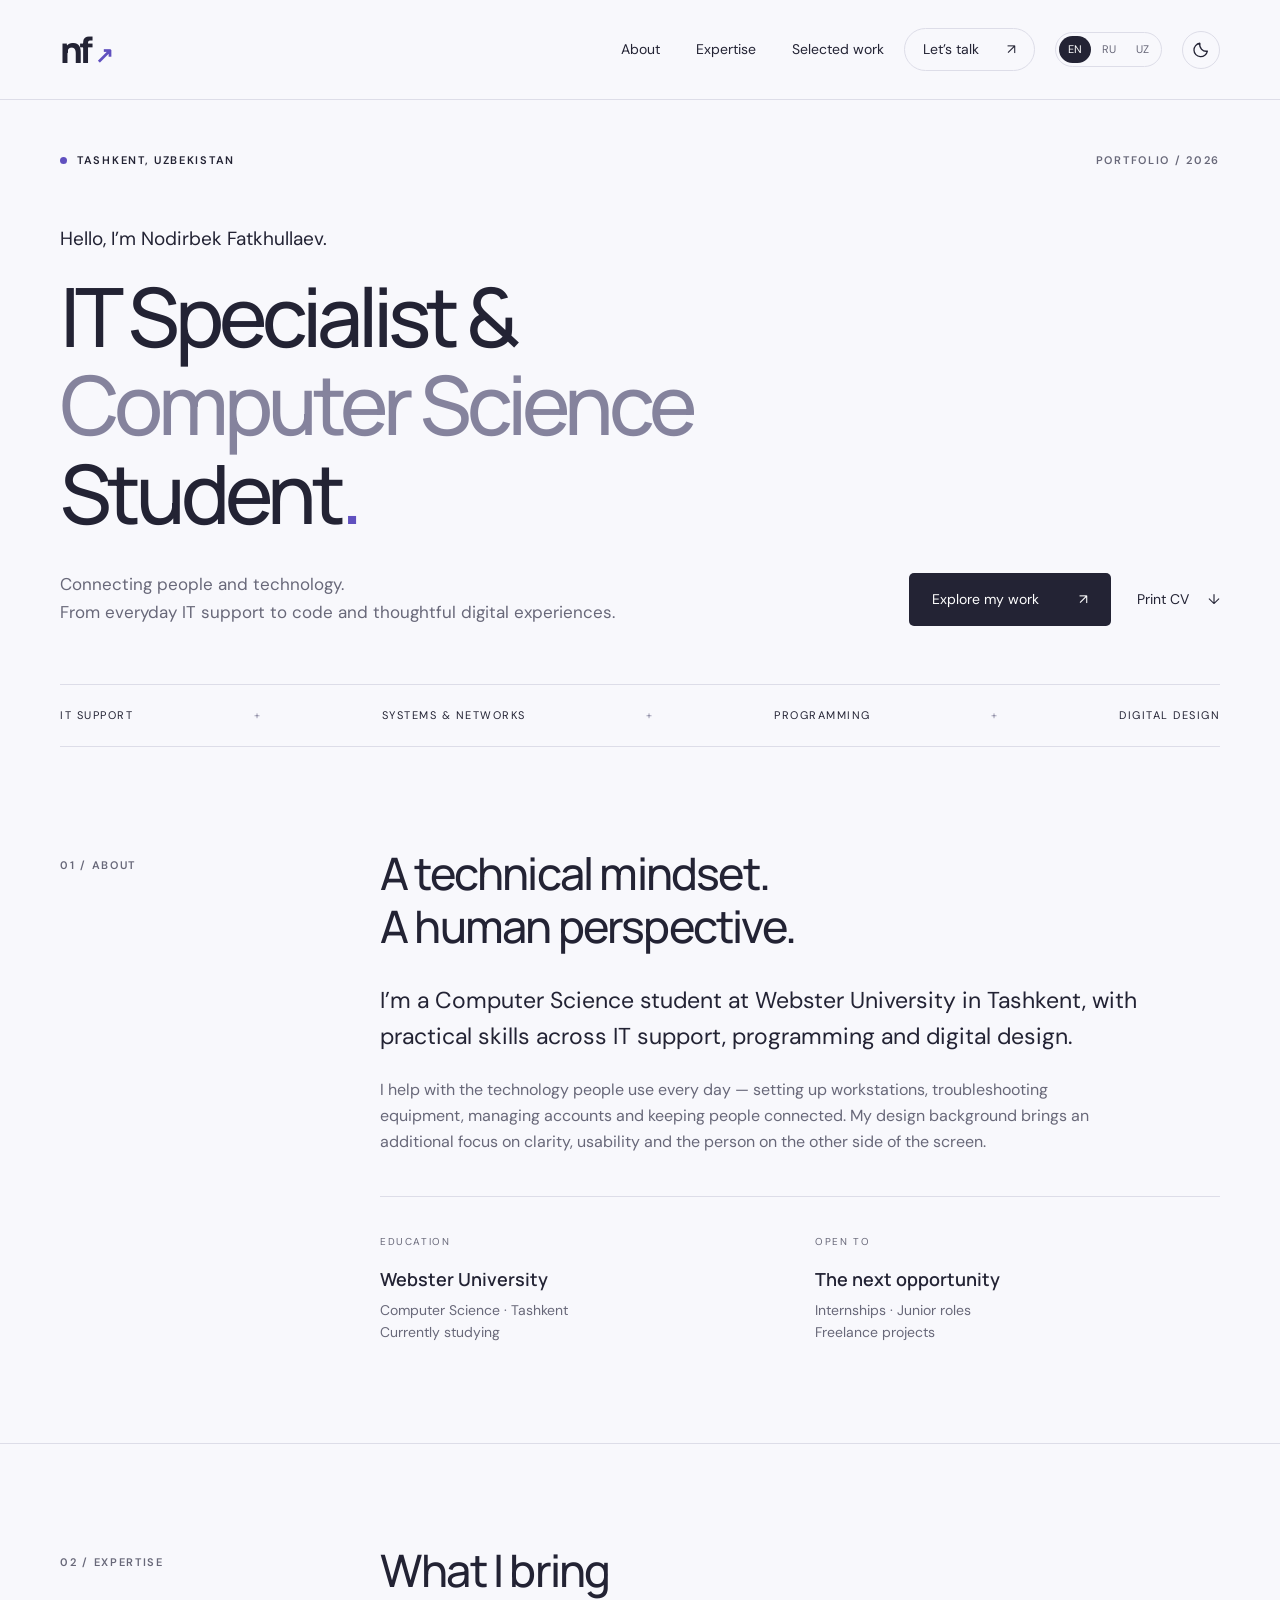
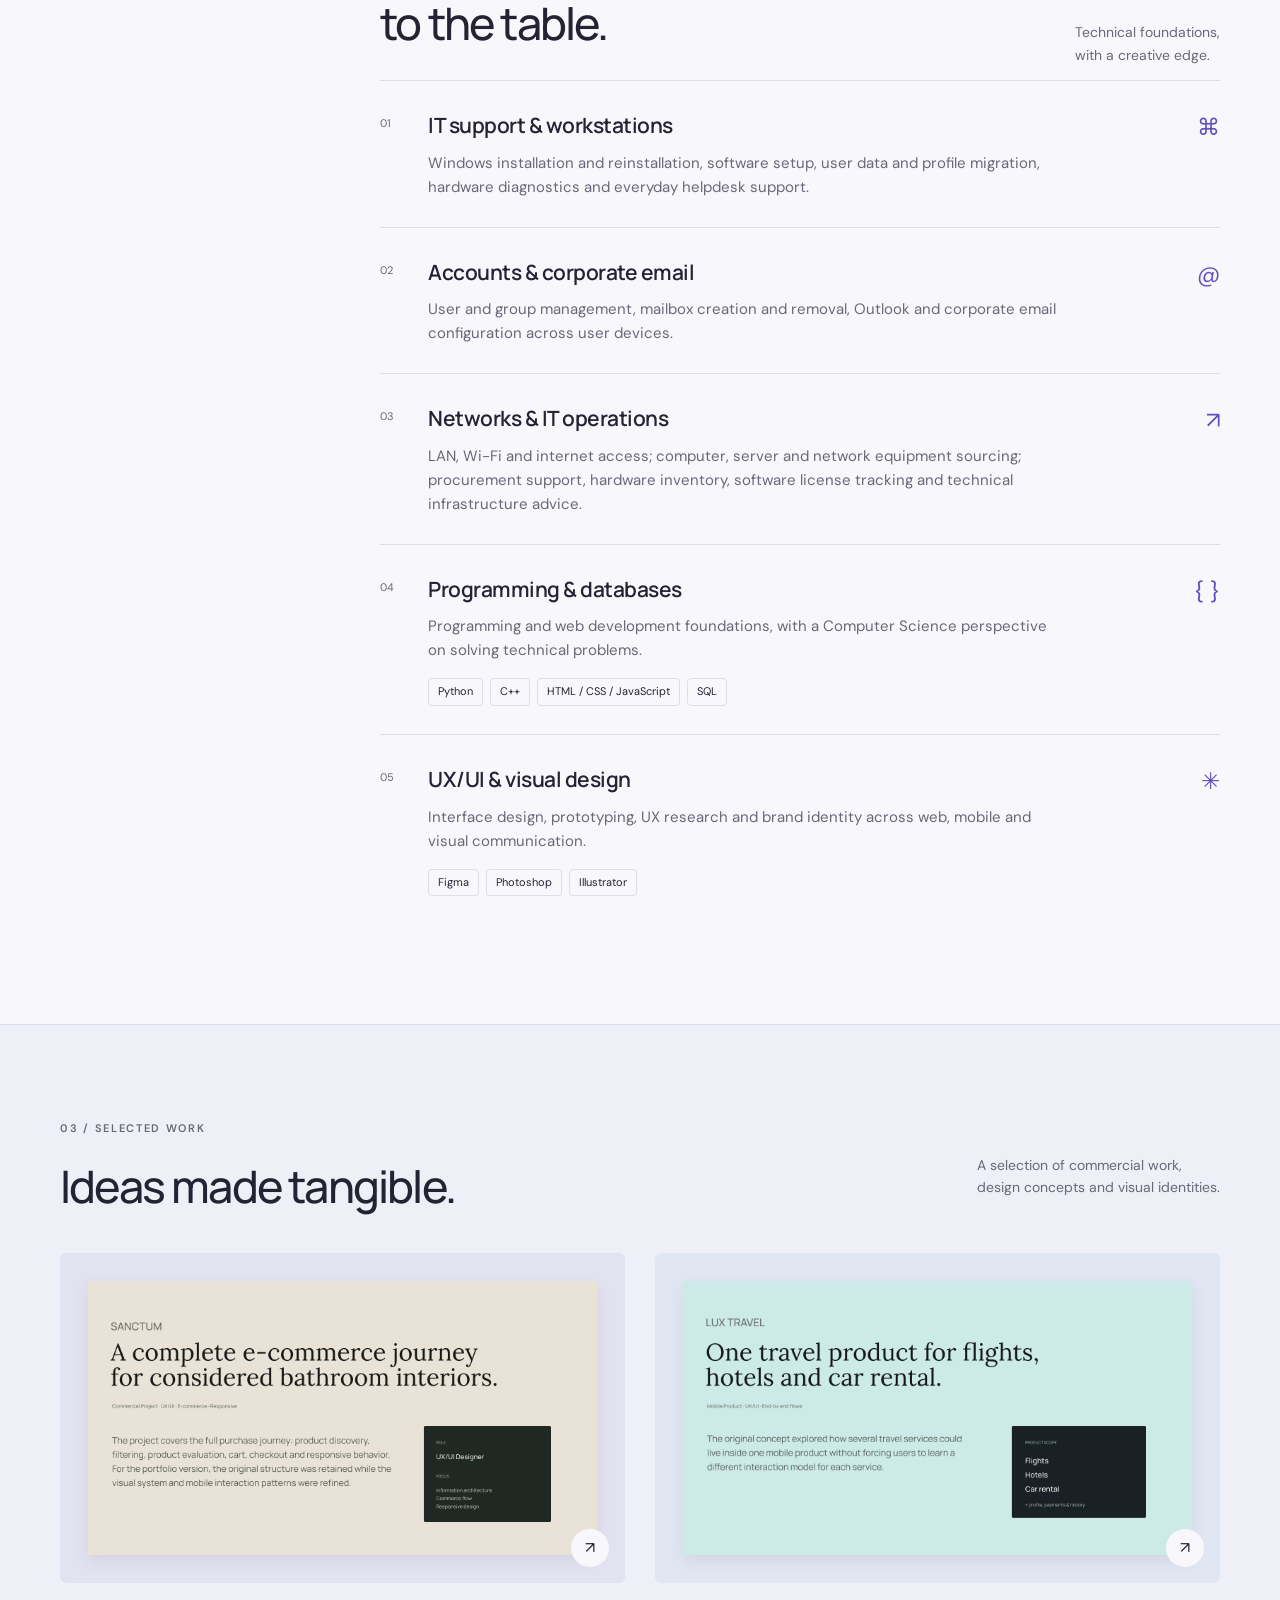
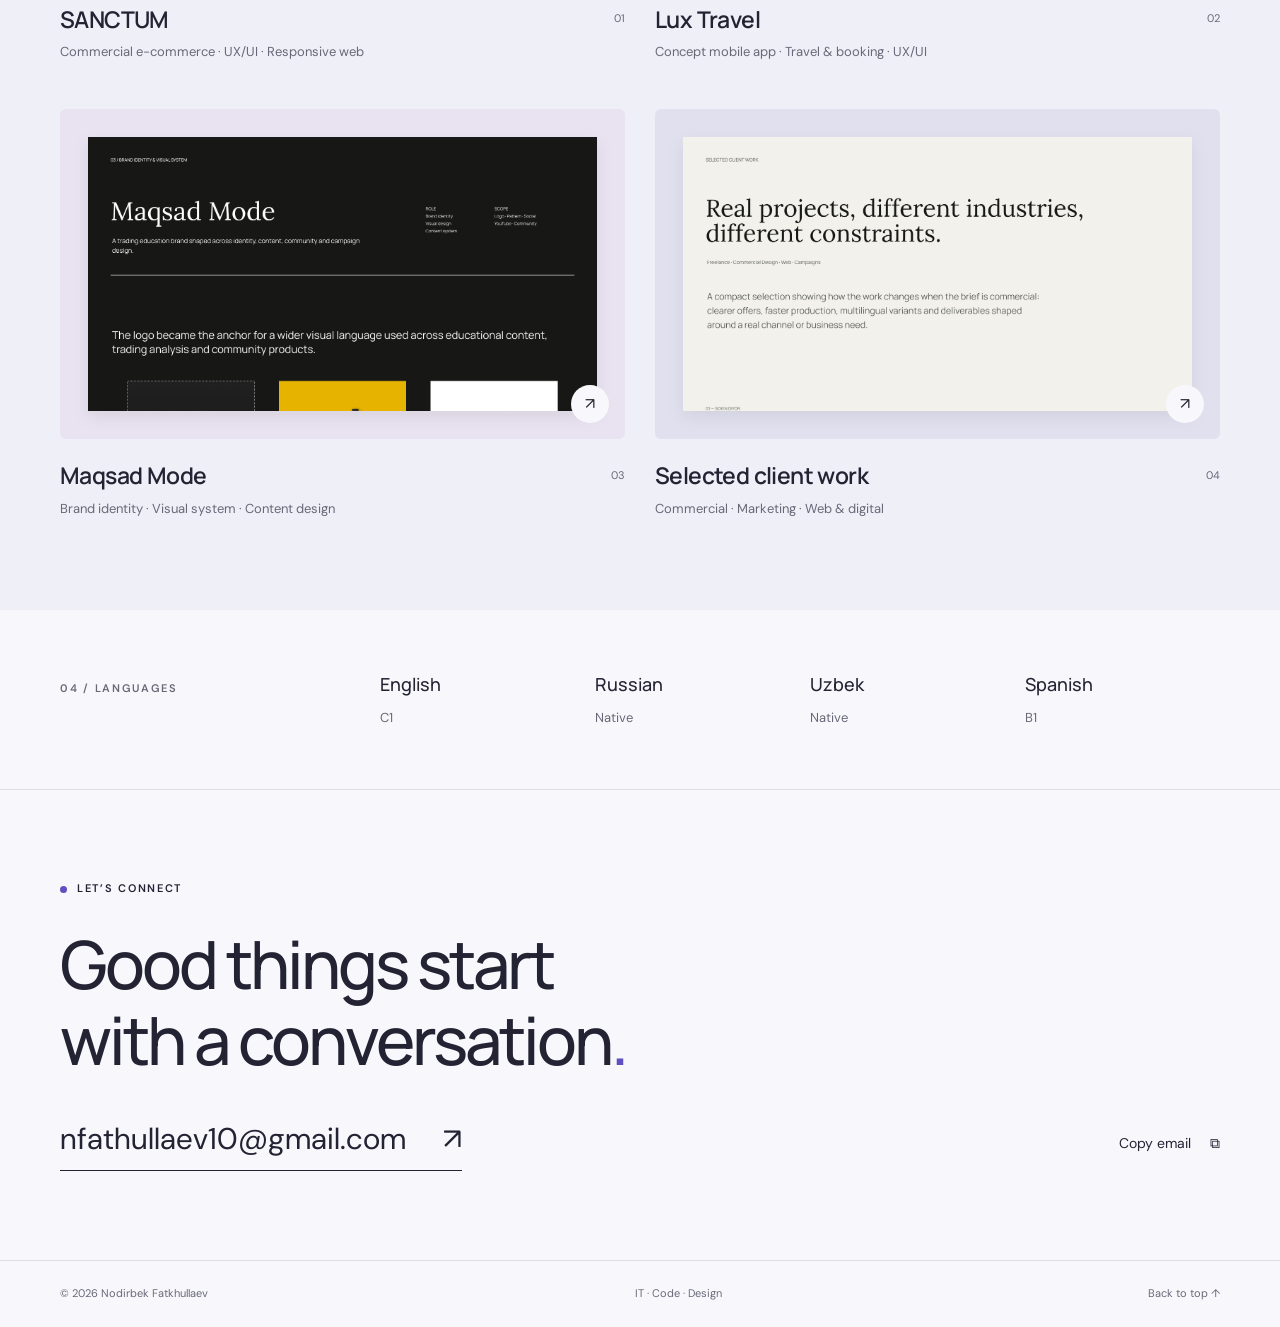
<file: index.html>
<!doctype html>
<html lang="en"><head><meta charset="utf-8"><meta name="viewport" content="width=device-width,initial-scale=1"><title>Nodirbek Fatkhullaev — IT Specialist & Computer Science Student</title><meta name="description" content="Nodirbek Fatkhullaev, IT Specialist and Computer Science student in Tashkent. IT support, systems, programming and digital design."><meta name="theme-color" content="#f7f8f4"><link rel="icon" href="favicon.svg" type="image/svg+xml"><link rel="stylesheet" href="style.css"><script src="i18n.js" defer></script></head>
<body><a class="skip" href="#main">Skip to content</a><header class="header"><a class="wordmark" href="#" aria-label="Nodirbek Fatkhullaev home">nf<span>↗</span></a><nav aria-label="Main navigation"><a href="#about">About</a><a href="#expertise">Expertise</a><a href="#work">Selected work</a></nav><a class="header-contact" href="#contact">Let’s talk <span>↗</span></a></header>
<main id="main"><section class="hero wrap"><div class="eyebrow"><span class="dot"></span> TASHKENT, UZBEKISTAN <span class="hero-index">PORTFOLIO / 2026</span></div><p class="intro">Hello, I’m Nodirbek Fatkhullaev.</p><h1>IT Specialist &<br><span>Computer Science</span><br>Student<span class="period">.</span></h1><div class="hero-bottom"><p>Connecting people and technology.<br>From everyday IT support to code and thoughtful digital experiences.</p><div class="actions"><a class="button" href="#work">Explore my work <span>↗</span></a><button class="text-button" id="print-cv">Print CV <span>↓</span></button></div></div><div class="hero-strip"><span>IT SUPPORT</span><i>+</i><span>SYSTEMS & NETWORKS</span><i>+</i><span>PROGRAMMING</span><i>+</i><span>DIGITAL DESIGN</span></div></section>
<section id="about" class="section wrap about"><div class="section-label">01 / ABOUT</div><div class="section-body"><h2>A technical mindset.<br>A human perspective.</h2><p class="large-copy">I’m a Computer Science student at Webster University in Tashkent, with practical skills across IT support, programming and digital design.</p><p class="muted about-copy">I help with the technology people use every day — setting up workstations, troubleshooting equipment, managing accounts and keeping people connected. My design background brings an additional focus on clarity, usability and the person on the other side of the screen.</p><div class="about-facts"><div><small>EDUCATION</small><h3>Webster University</h3><p>Computer Science · Tashkent<br>Currently studying</p></div><div><small>OPEN TO</small><h3>The next opportunity</h3><p>Internships · Junior roles<br>Freelance projects</p></div></div></div></section>
<section id="expertise" class="section wrap"><div class="section-label">02 / EXPERTISE</div><div class="section-body"><div class="section-heading"><h2>What I bring<br>to the table.</h2><p>Technical foundations,<br>with a creative edge.</p></div><div class="expertise-list">
<article><span class="skill-number">01</span><div><h3>IT support & workstations</h3><p>Windows installation and reinstallation, software setup, user data and profile migration, hardware diagnostics and everyday helpdesk support.</p></div><span class="skill-symbol" aria-hidden="true">⌘</span></article>
<article><span class="skill-number">02</span><div><h3>Accounts & corporate email</h3><p>User and group management, mailbox creation and removal, Outlook and corporate email configuration across user devices.</p></div><span class="skill-symbol" aria-hidden="true">@</span></article>
<article><span class="skill-number">03</span><div><h3>Networks & IT operations</h3><p>LAN, Wi-Fi and internet access; computer, server and network equipment sourcing; procurement support, hardware inventory, software license tracking and technical infrastructure advice.</p></div><span class="skill-symbol" aria-hidden="true">↗</span></article>
<article><span class="skill-number">04</span><div><h3>Programming & databases</h3><p>Programming and web development foundations, with a Computer Science perspective on solving technical problems.</p><div class="tags"><span>Python</span><span>C++</span><span>HTML / CSS / JavaScript</span><span>SQL</span></div></div><span class="skill-symbol" aria-hidden="true">{ }</span></article>
<article><span class="skill-number">05</span><div><h3>UX/UI & visual design</h3><p>Interface design, prototyping, UX research and brand identity across web, mobile and visual communication.</p><div class="tags"><span>Figma</span><span>Photoshop</span><span>Illustrator</span></div></div><span class="skill-symbol" aria-hidden="true">✳</span></article></div></div></section>
<section id="work" class="work-section"><div class="wrap"><div class="work-heading"><div><div class="section-label">03 / SELECTED WORK</div><h2>Ideas made tangible.</h2></div><p>A selection of commercial work,<br>design concepts and visual identities.</p></div><div class="projects">
<a class="project" href="sanctum.html"><div class="project-image sanctum"><img src="assets/sanctum.png" alt="SANCTUM bathroom ecommerce case study" loading="lazy"><span class="project-arrow">↗</span></div><div class="project-meta"><h3>SANCTUM</h3><span>01</span></div><p>Commercial e-commerce · UX/UI · Responsive web</p></a>
<a class="project" href="lux-travel.html"><div class="project-image lux"><img src="assets/lux.png" alt="Lux Travel mobile application concept case study" loading="lazy"><span class="project-arrow">↗</span></div><div class="project-meta"><h3>Lux Travel</h3><span>02</span></div><p>Concept mobile app · Travel & booking · UX/UI</p></a>
<a class="project" href="maqsad-mode.html"><div class="project-image maqsad"><img src="assets/maqsad.png" alt="Maqsad Mode brand identity case study" loading="lazy"><span class="project-arrow">↗</span></div><div class="project-meta"><h3>Maqsad Mode</h3><span>03</span></div><p>Brand identity · Visual system · Content design</p></a>
<a class="project" href="client-work.html"><div class="project-image client"><img src="assets/client.png" alt="Selected client work portfolio" loading="lazy"><span class="project-arrow">↗</span></div><div class="project-meta"><h3>Selected client work</h3><span>04</span></div><p>Commercial · Marketing · Web & digital</p></a></div></div></section>
<section class="section wrap languages"><div class="section-label">04 / LANGUAGES</div><div class="section-body language-grid"><div><h3>English</h3><span>C1</span></div><div><h3>Russian</h3><span>Native</span></div><div><h3>Uzbek</h3><span>Native</span></div><div><h3>Spanish</h3><span>B1</span></div></div></section>
<section id="contact" class="contact wrap"><div class="eyebrow"><span class="dot"></span> LET’S CONNECT</div><h2>Good things start<br>with a conversation<span>.</span></h2><div class="contact-bottom"><a class="email" href="mailto:nfathullaev10@gmail.com">nfathullaev10@gmail.com <span>↗</span></a><button class="text-button" id="copy-email">Copy email <span>⧉</span></button></div><p class="copy-status" role="status" id="copy-status"></p></section></main><footer class="footer wrap"><span>© 2026 Nodirbek Fatkhullaev</span><span>IT · Code · Design</span><a href="#">Back to top ↑</a></footer></body></html>
</file>
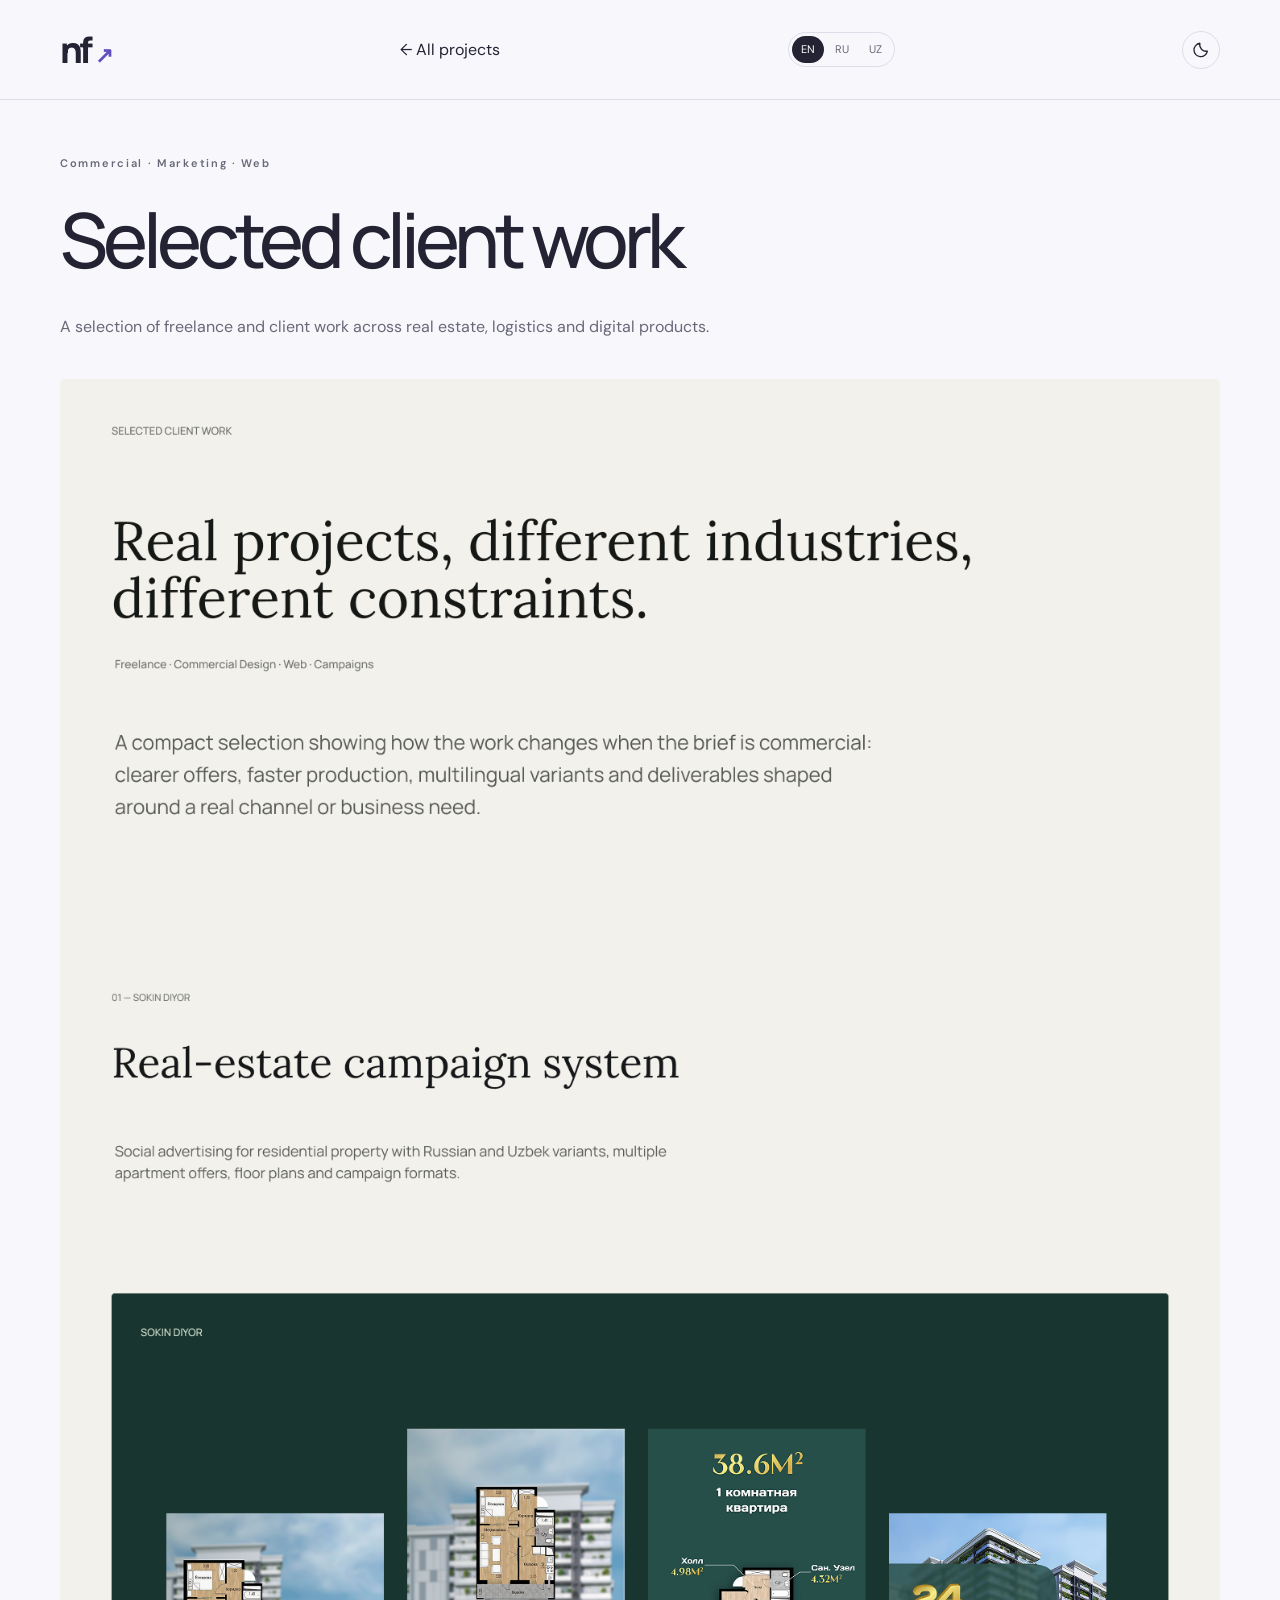
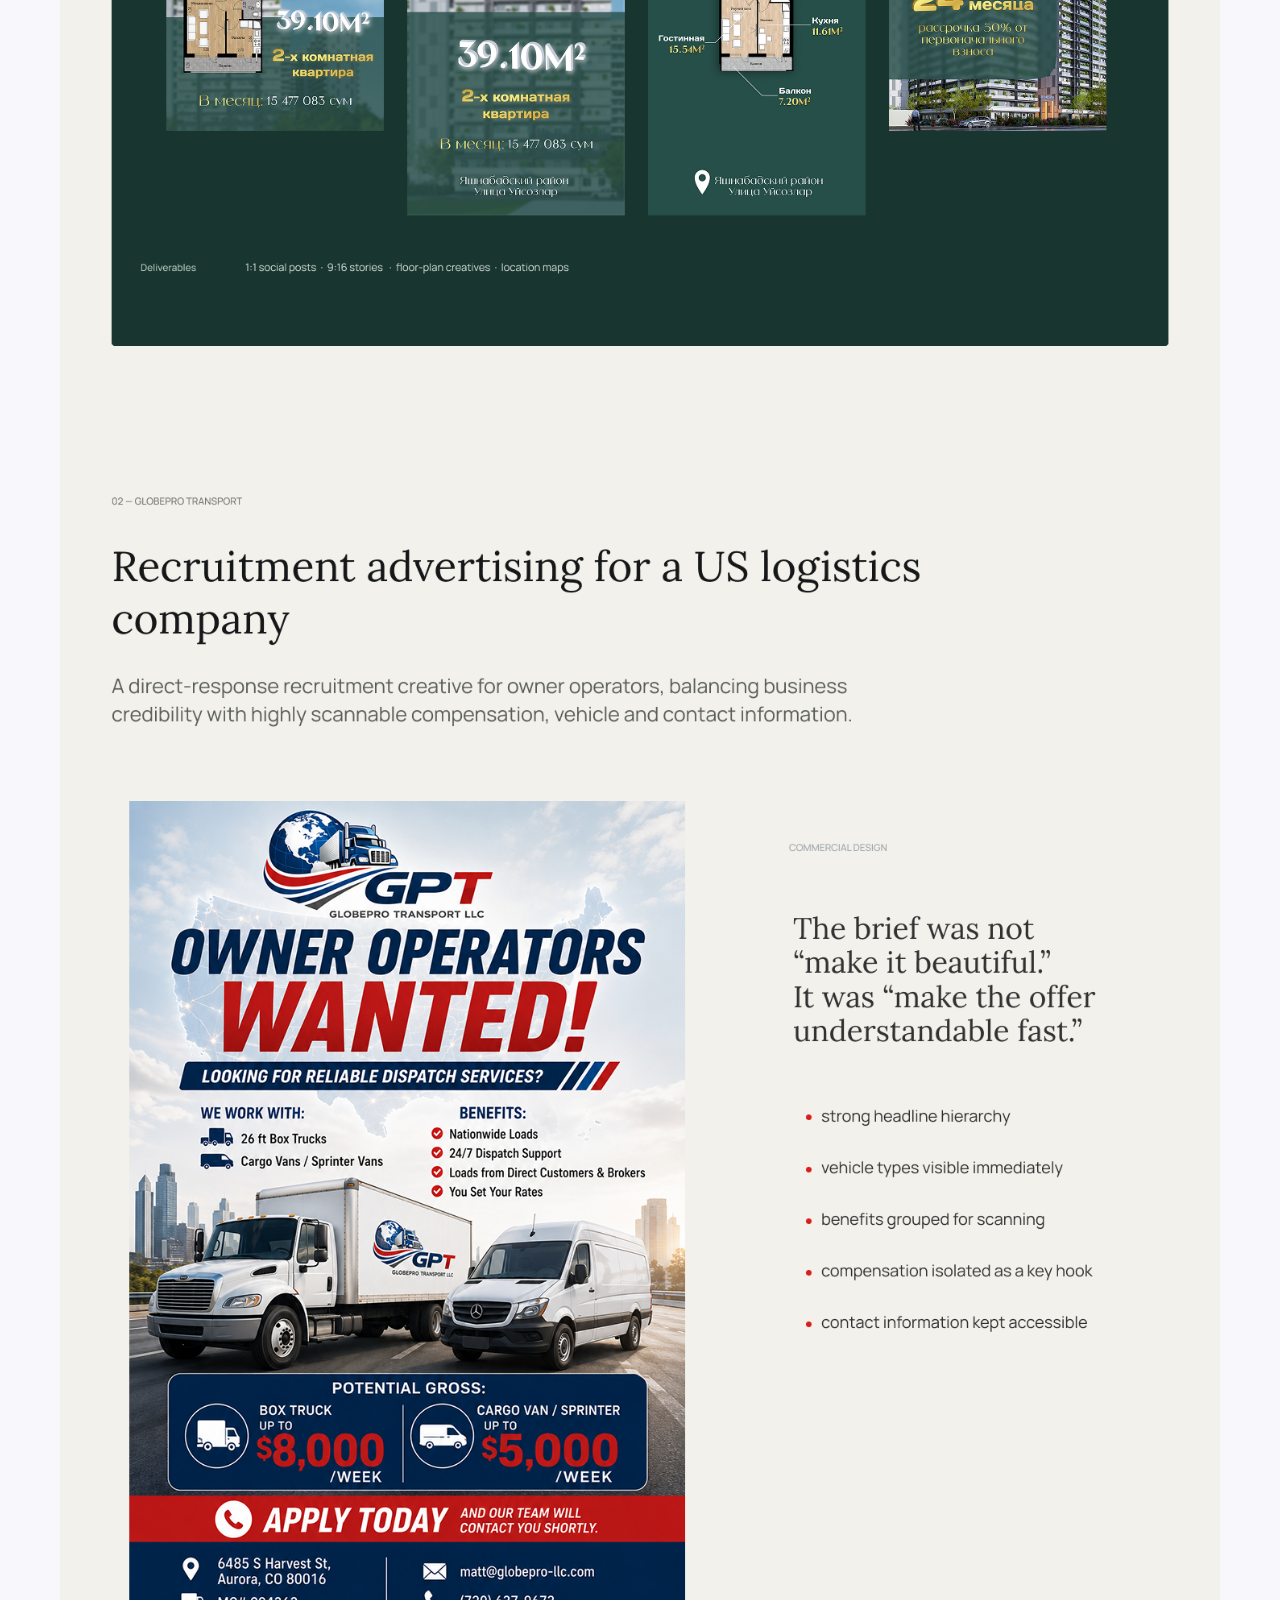
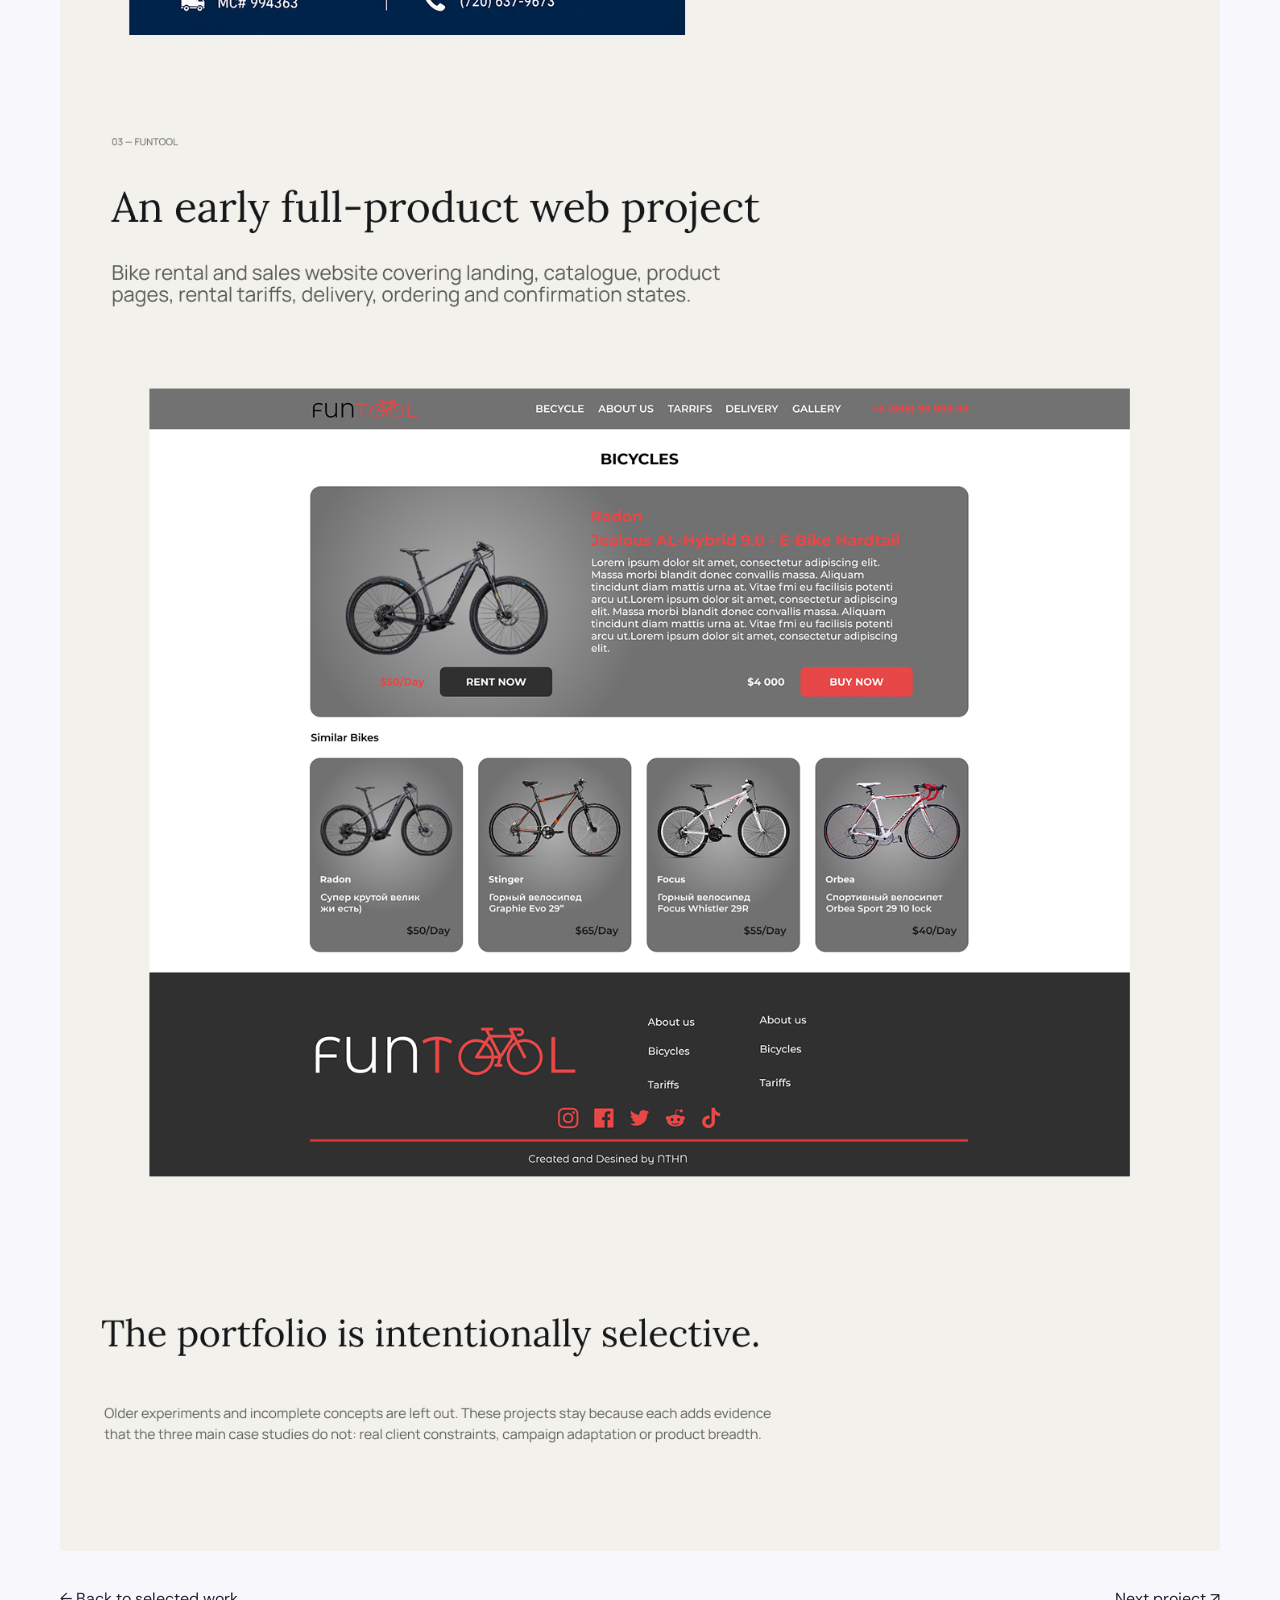
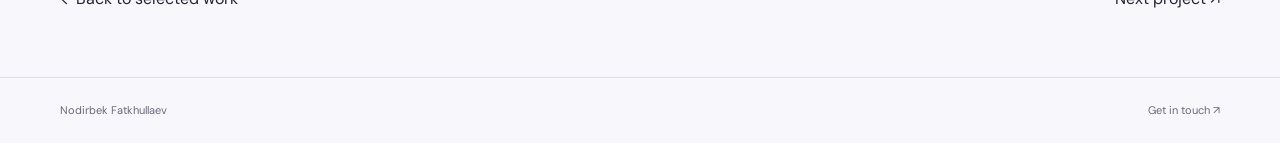
<file: client-work.html>
<!doctype html><html lang="en"><head><meta charset="utf-8"><meta name="viewport" content="width=device-width,initial-scale=1"><title>Selected client work — Nodirbek Fatkhullaev</title><meta name="description" content="A selection of freelance and client work across real estate, logistics and digital products."><link rel="icon" href="favicon.svg"><link rel="stylesheet" href="style.css"><script src="i18n.js" defer></script></head><body><header class="header"><a class="wordmark" href="index.html" aria-label="Nodirbek Fatkhullaev home">nf<span>↗</span></a><a href="index.html#work">← All projects</a></header><main class="wrap"><div class="case-header"><p class="eyebrow">Commercial · Marketing · Web</p><h1>Selected client work</h1><p>A selection of freelance and client work across real estate, logistics and digital products.</p></div><img class="case-art" src="assets/client.png" alt="Selected client work full case study"><div class="case-bottom"><a href="index.html#work">← Back to selected work</a><a href="sanctum.html">Next project ↗</a></div></main><footer class="footer wrap"><span>Nodirbek Fatkhullaev</span><a href="mailto:nfathullaev10@gmail.com">Get in touch ↗</a></footer></body></html>
</file>
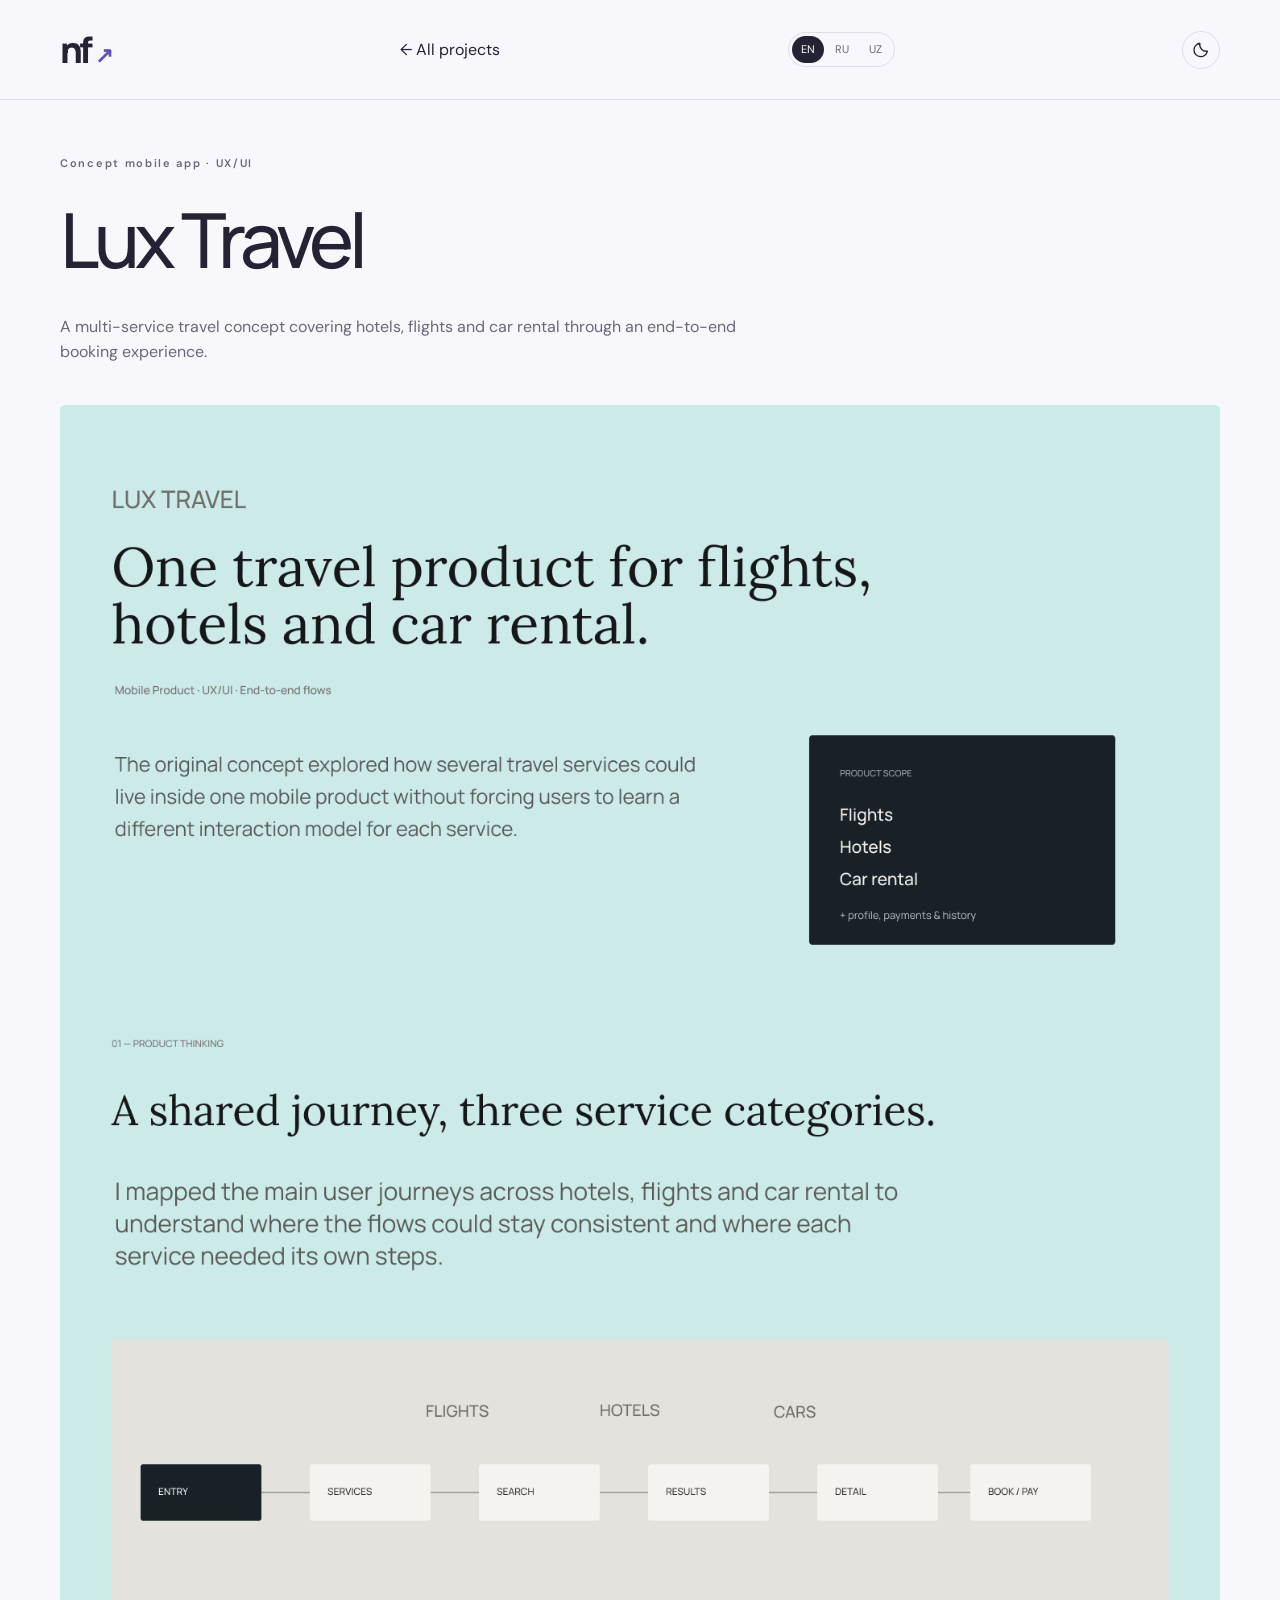
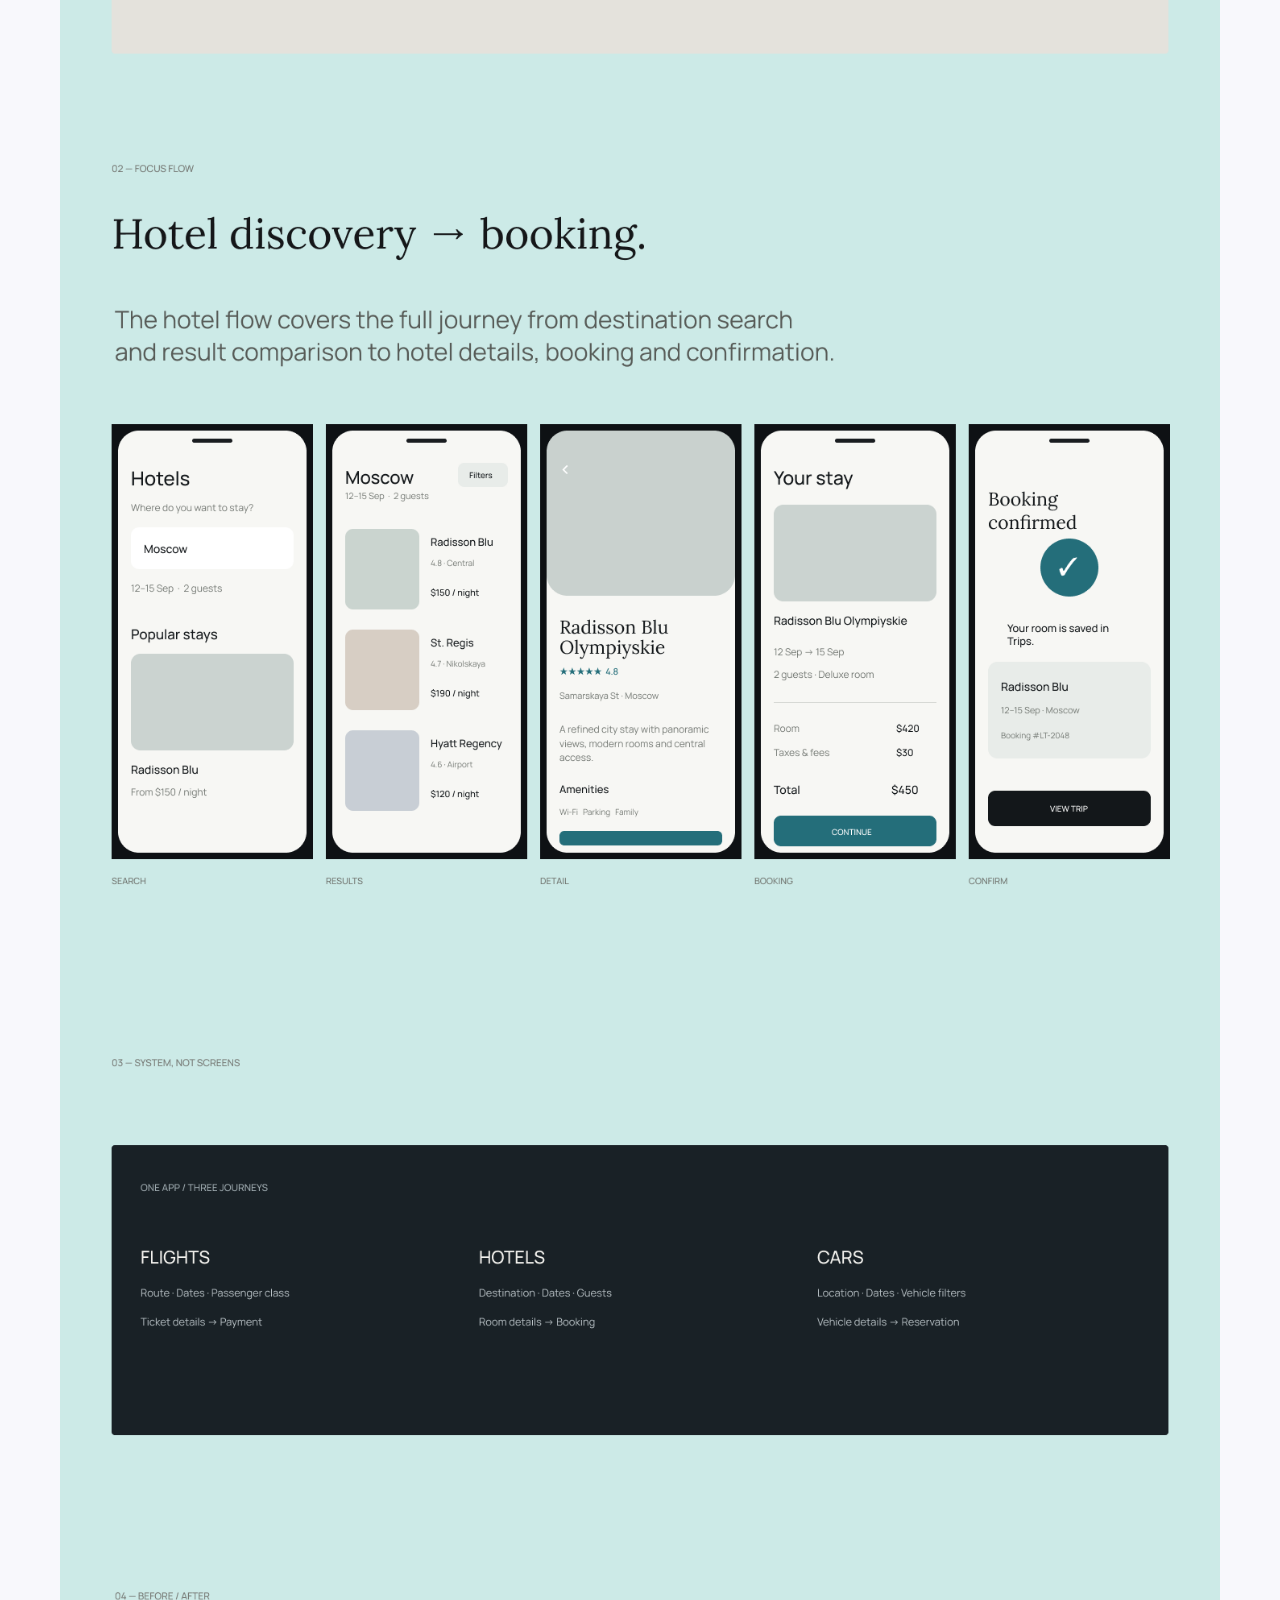
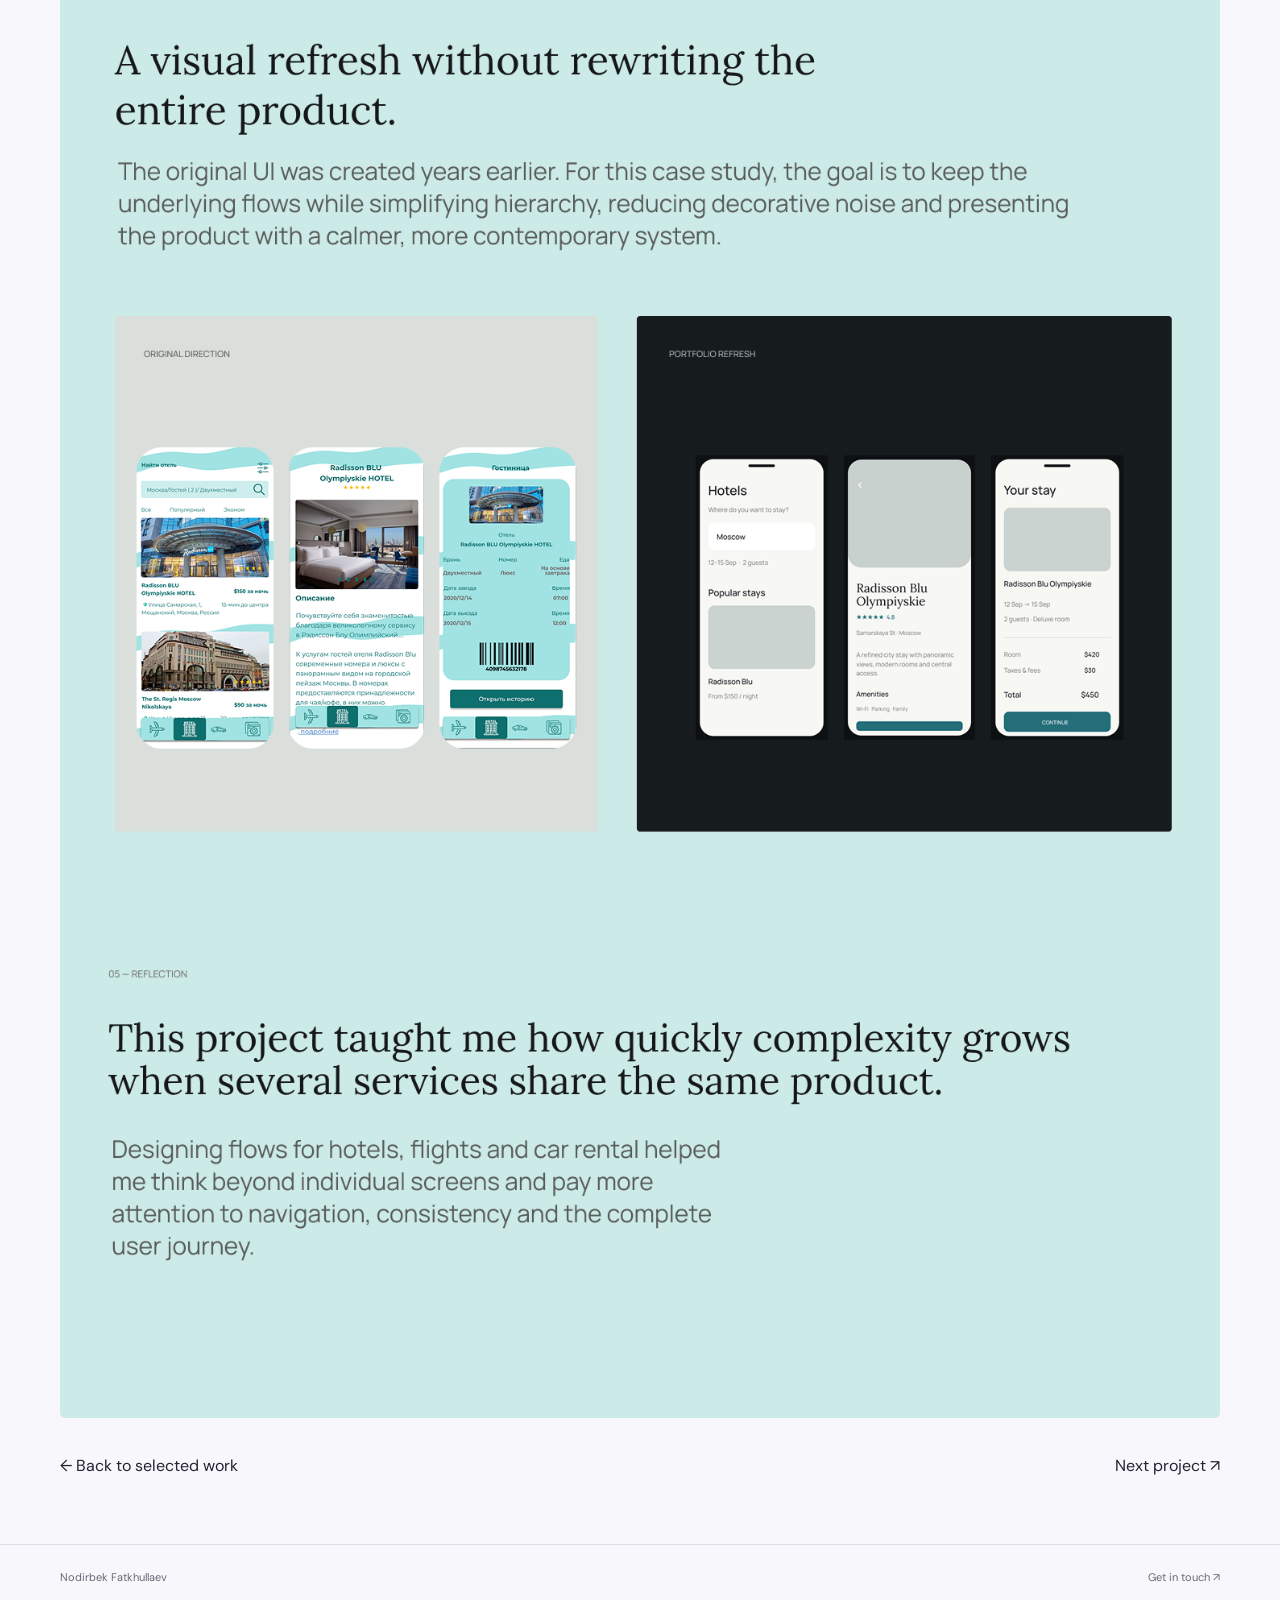
<file: lux-travel.html>
<!doctype html><html lang="en"><head><meta charset="utf-8"><meta name="viewport" content="width=device-width,initial-scale=1"><title>Lux Travel — Nodirbek Fatkhullaev</title><meta name="description" content="A multi-service travel concept covering hotels, flights and car rental through an end-to-end booking experience."><link rel="icon" href="favicon.svg"><link rel="stylesheet" href="style.css"><script src="i18n.js" defer></script></head><body><header class="header"><a class="wordmark" href="index.html" aria-label="Nodirbek Fatkhullaev home">nf<span>↗</span></a><a href="index.html#work">← All projects</a></header><main class="wrap"><div class="case-header"><p class="eyebrow">Concept mobile app · UX/UI</p><h1>Lux Travel</h1><p>A multi-service travel concept covering hotels, flights and car rental through an end-to-end booking experience.</p></div><img class="case-art" src="assets/lux.png" alt="Lux Travel full case study"><div class="case-bottom"><a href="index.html#work">← Back to selected work</a><a href="maqsad-mode.html">Next project ↗</a></div></main><footer class="footer wrap"><span>Nodirbek Fatkhullaev</span><a href="mailto:nfathullaev10@gmail.com">Get in touch ↗</a></footer></body></html>
</file>
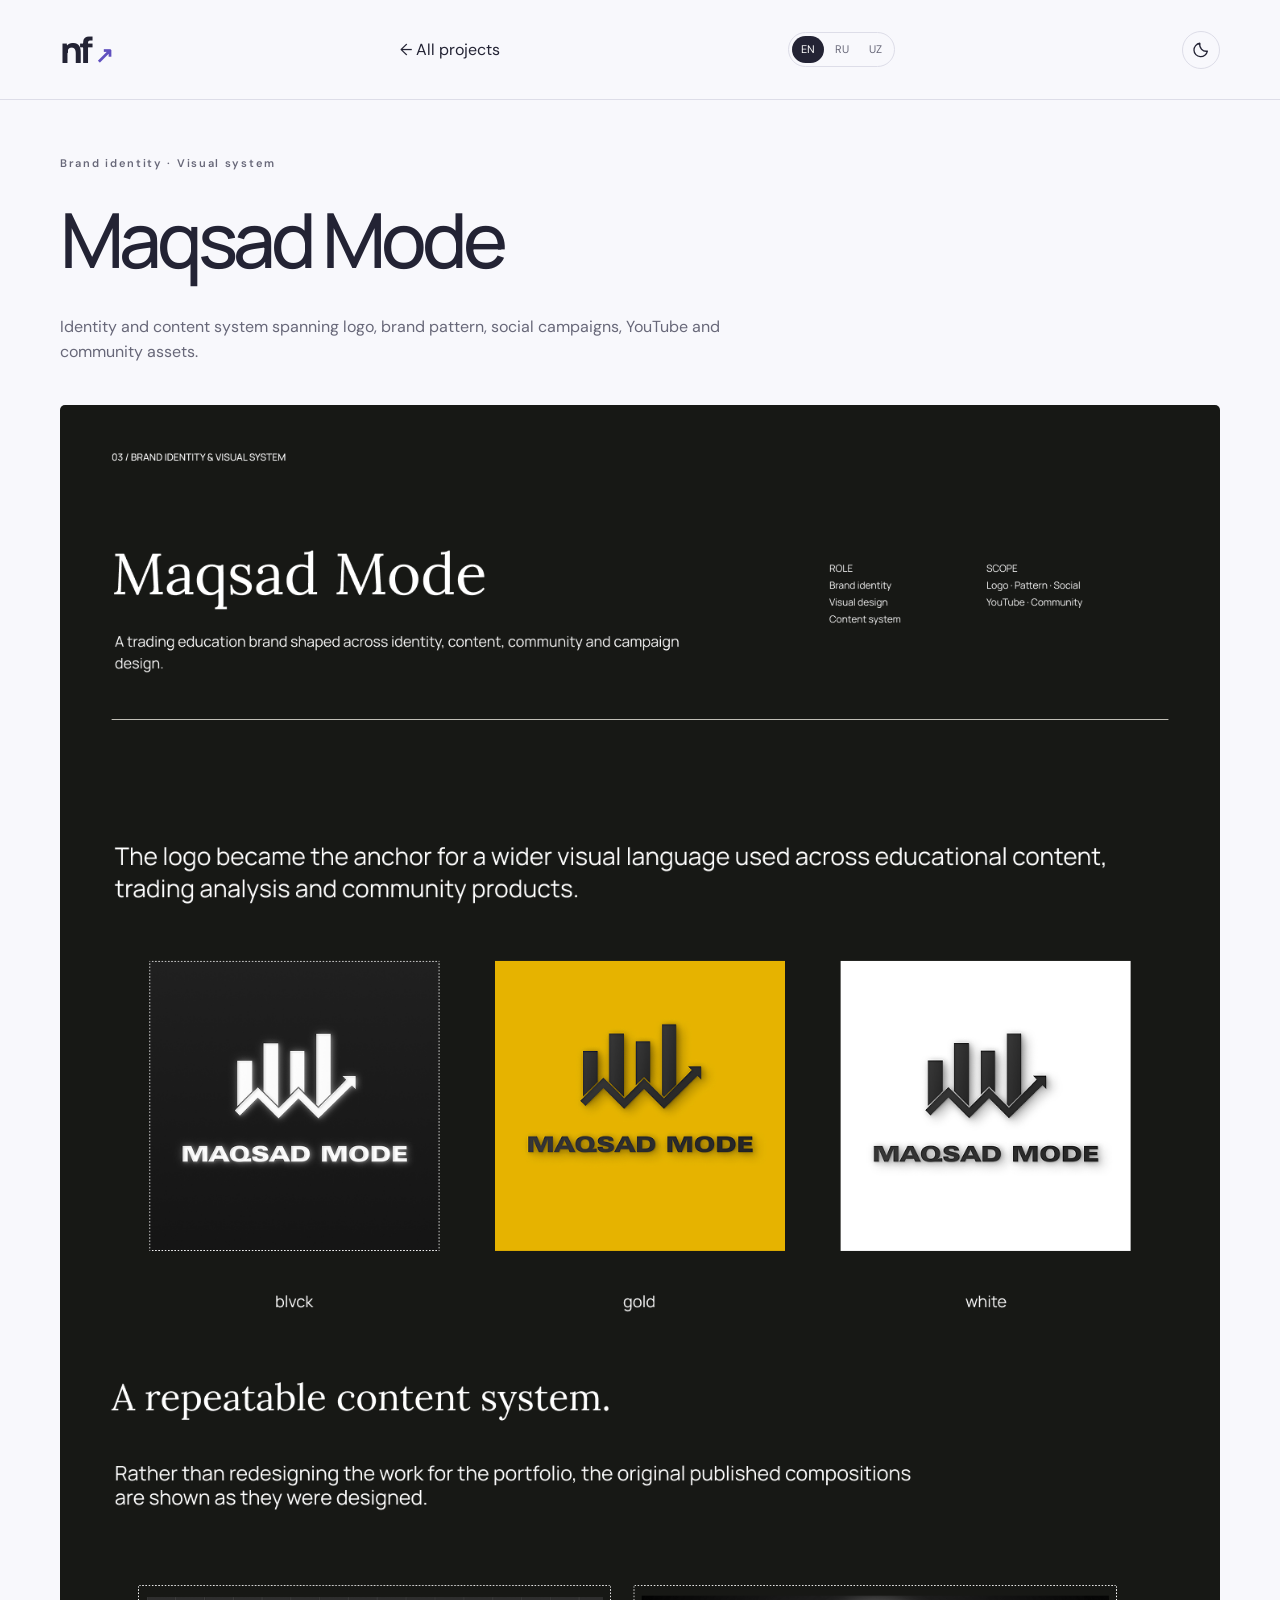
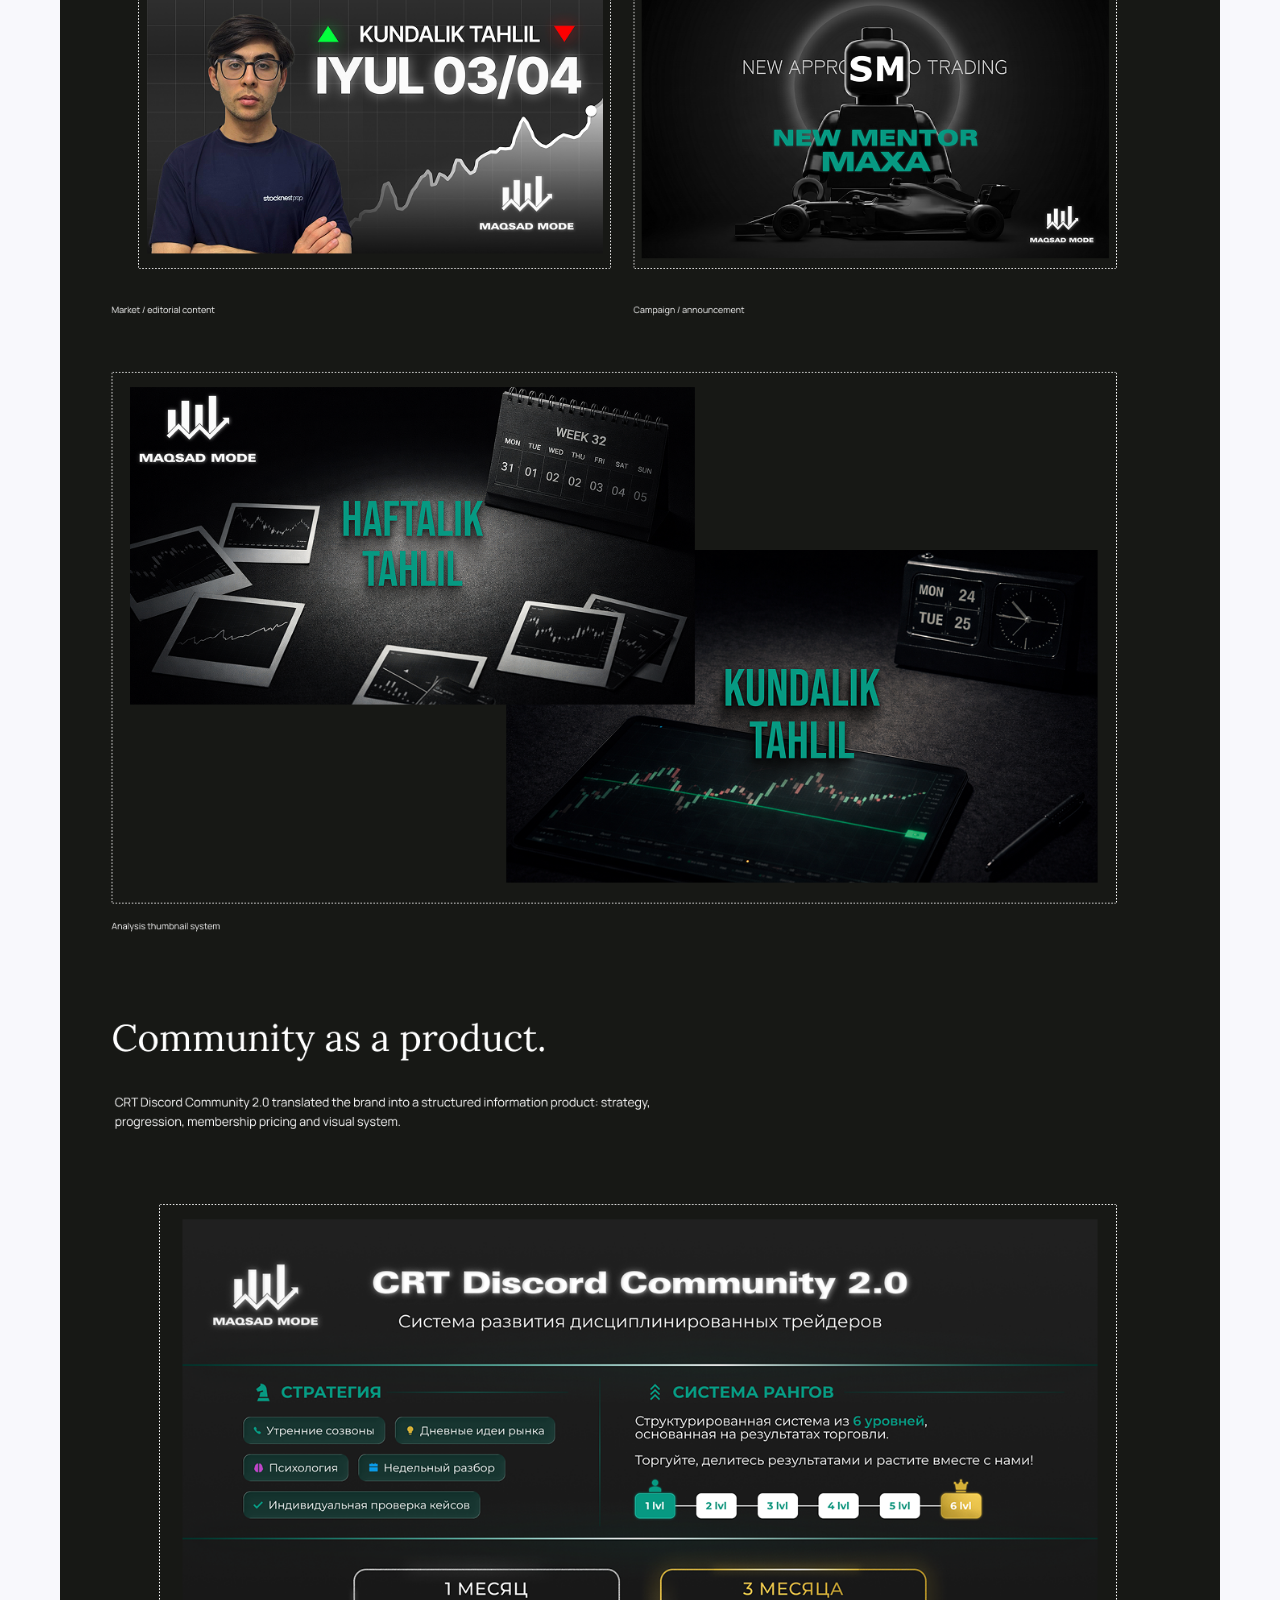
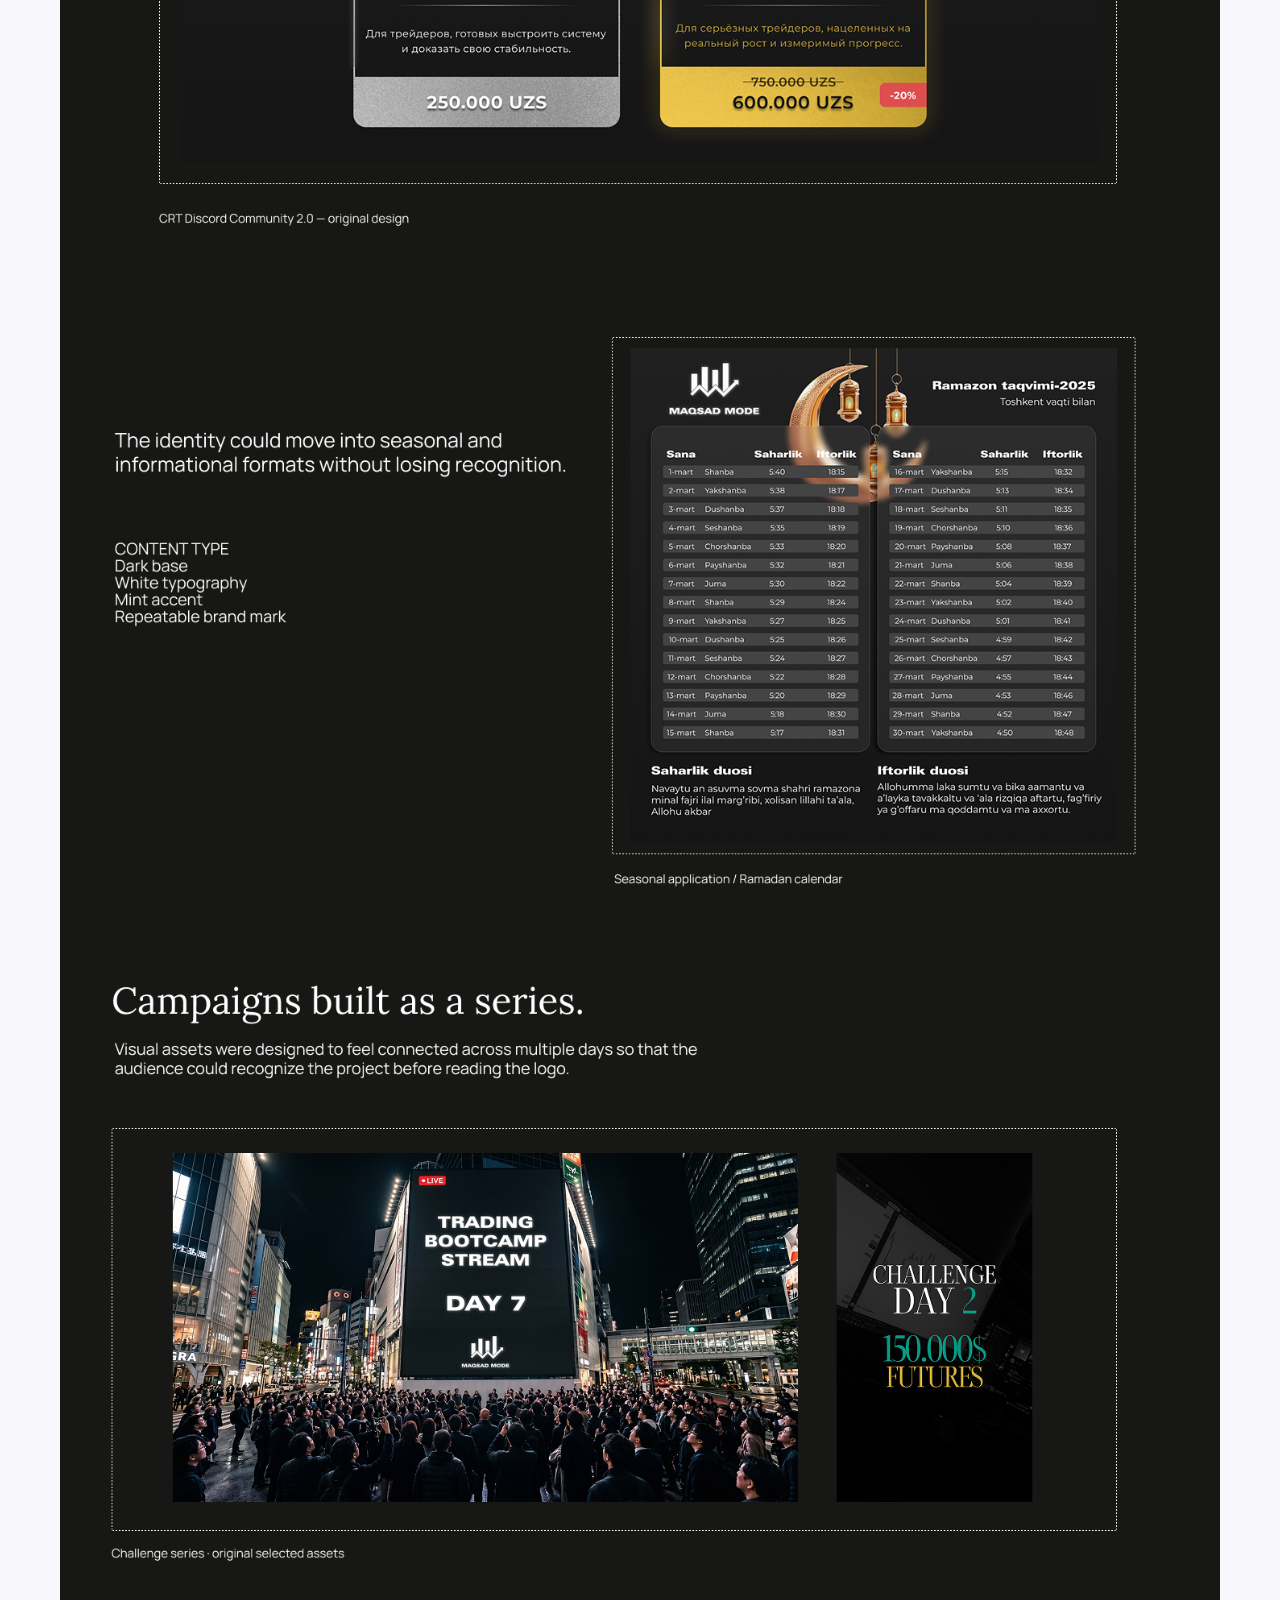
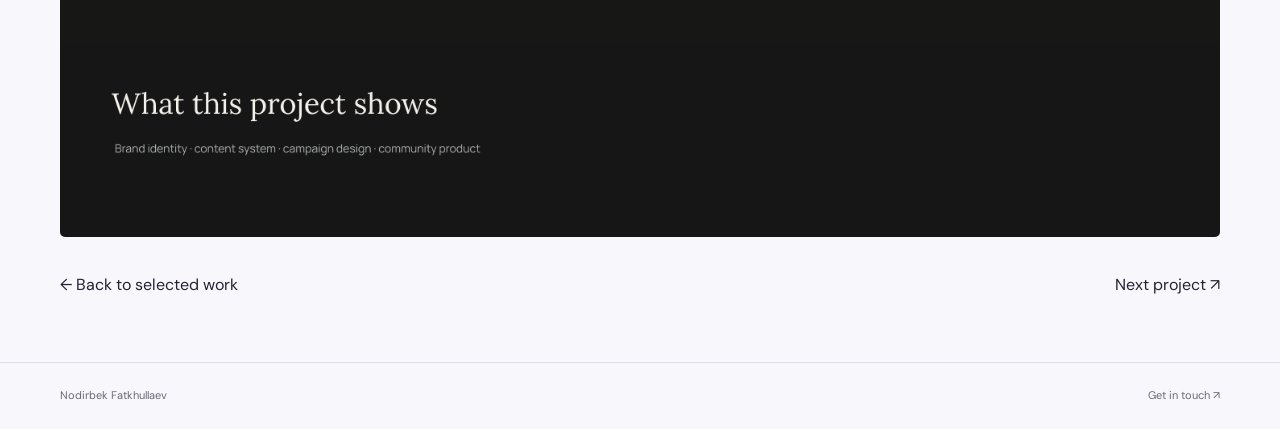
<file: maqsad-mode.html>
<!doctype html><html lang="en"><head><meta charset="utf-8"><meta name="viewport" content="width=device-width,initial-scale=1"><title>Maqsad Mode — Nodirbek Fatkhullaev</title><meta name="description" content="Identity and content system spanning logo, brand pattern, social campaigns, YouTube and community assets."><link rel="icon" href="favicon.svg"><link rel="stylesheet" href="style.css"><script src="i18n.js" defer></script></head><body><header class="header"><a class="wordmark" href="index.html" aria-label="Nodirbek Fatkhullaev home">nf<span>↗</span></a><a href="index.html#work">← All projects</a></header><main class="wrap"><div class="case-header"><p class="eyebrow">Brand identity · Visual system</p><h1>Maqsad Mode</h1><p>Identity and content system spanning logo, brand pattern, social campaigns, YouTube and community assets.</p></div><img class="case-art" src="assets/maqsad.png" alt="Maqsad Mode full case study"><div class="case-bottom"><a href="index.html#work">← Back to selected work</a><a href="client-work.html">Next project ↗</a></div></main><footer class="footer wrap"><span>Nodirbek Fatkhullaev</span><a href="mailto:nfathullaev10@gmail.com">Get in touch ↗</a></footer></body></html>
</file>
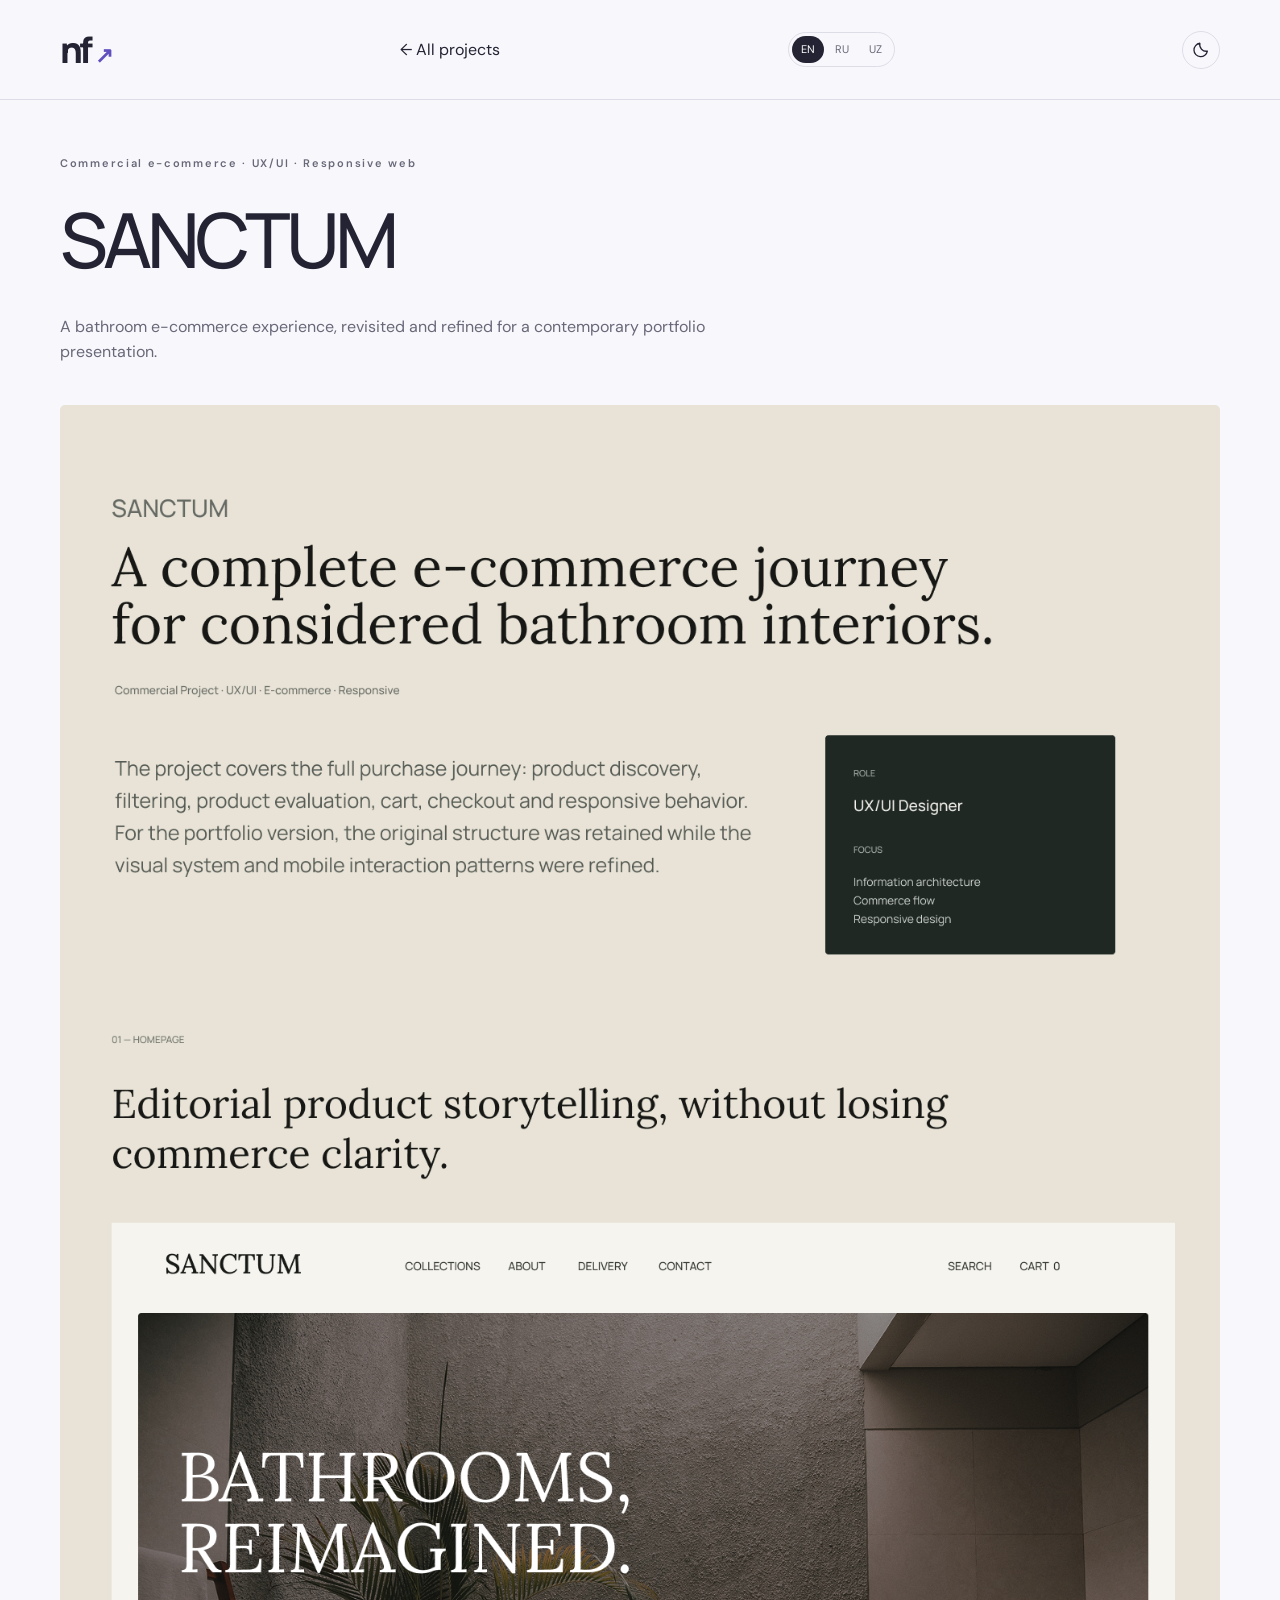
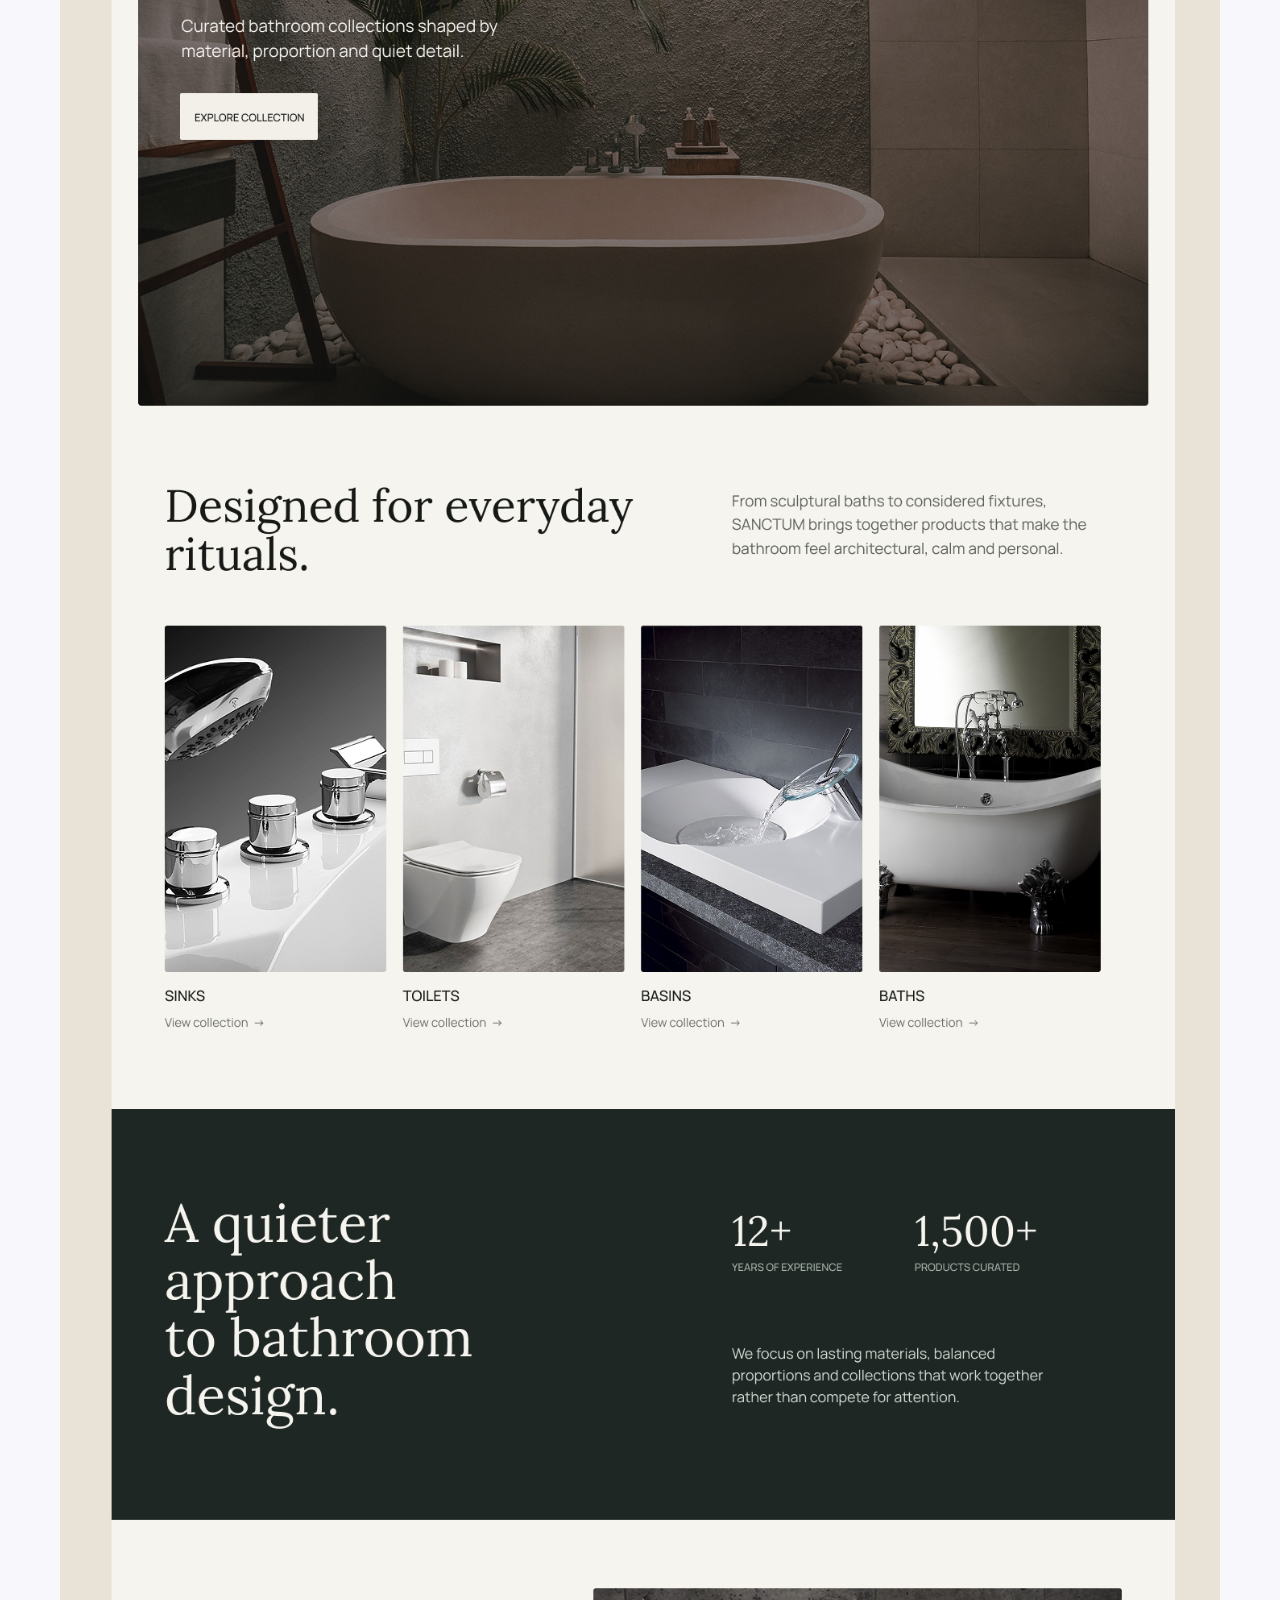
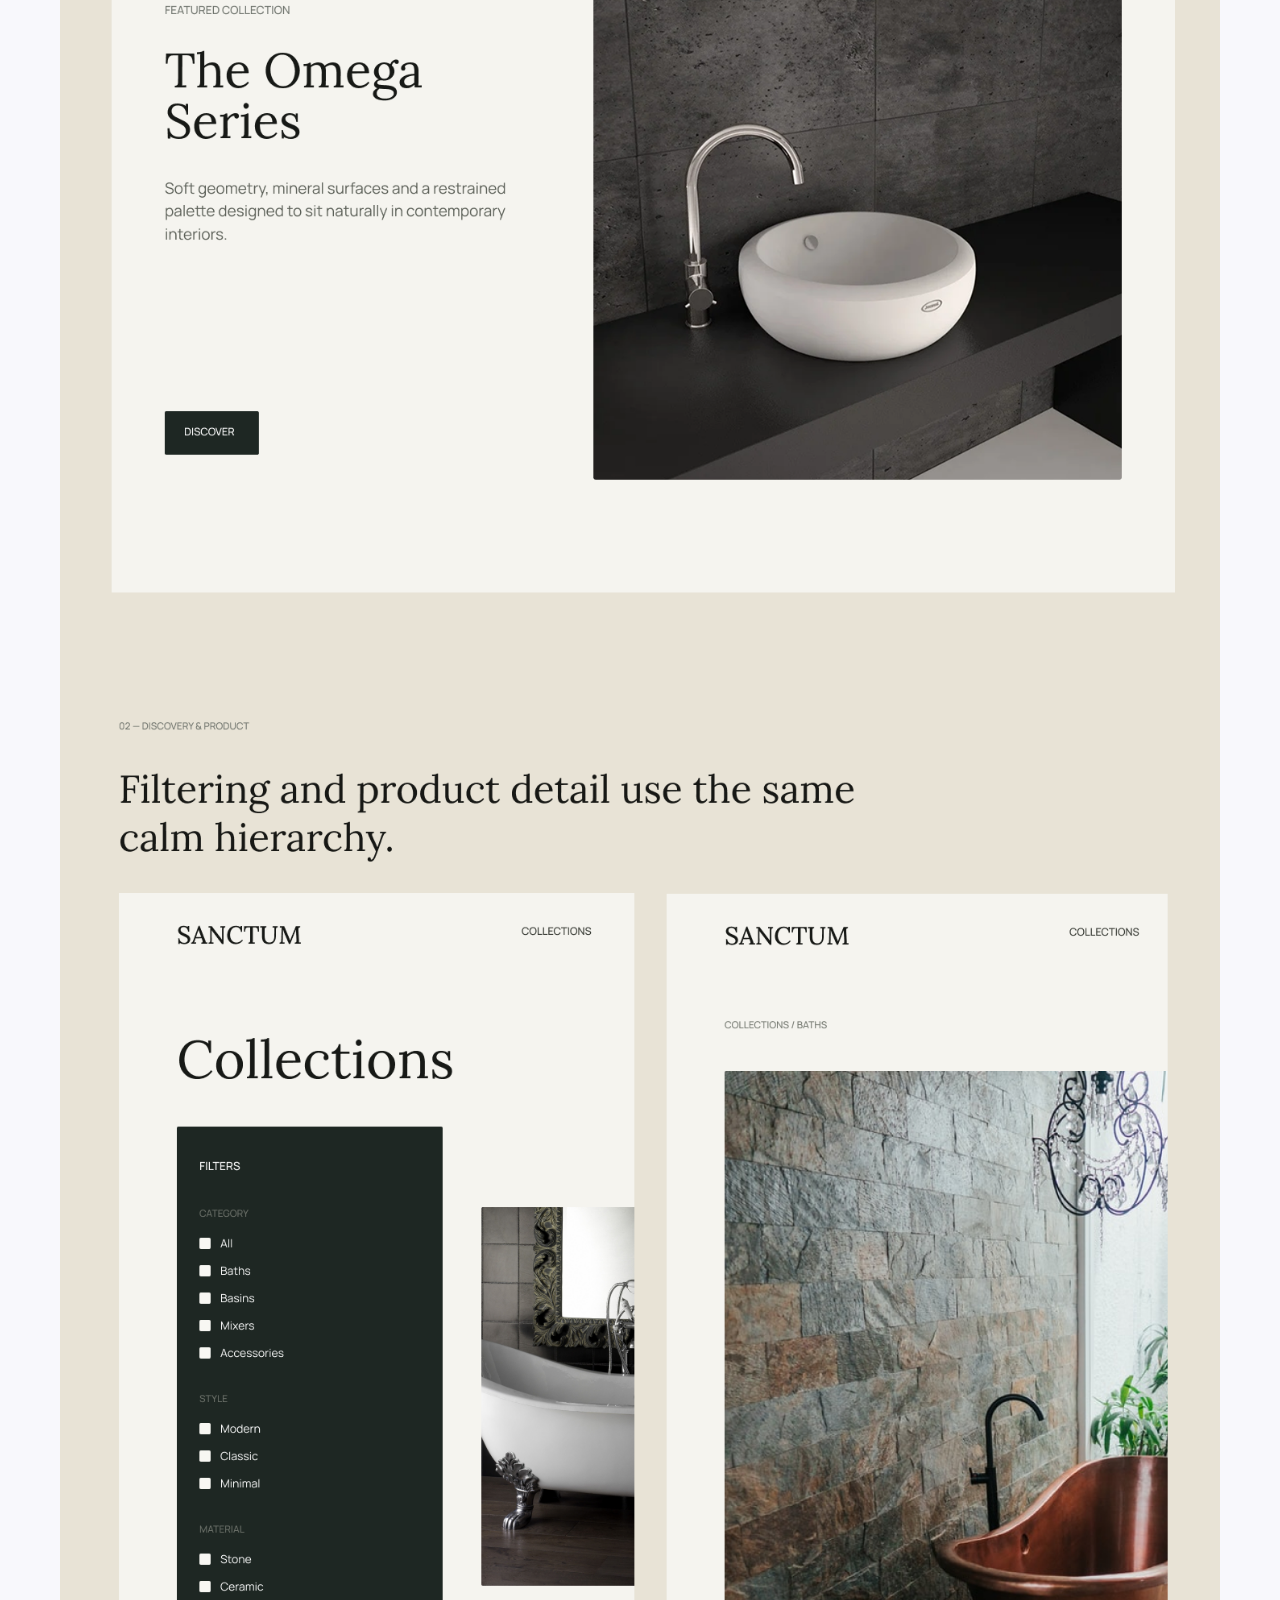
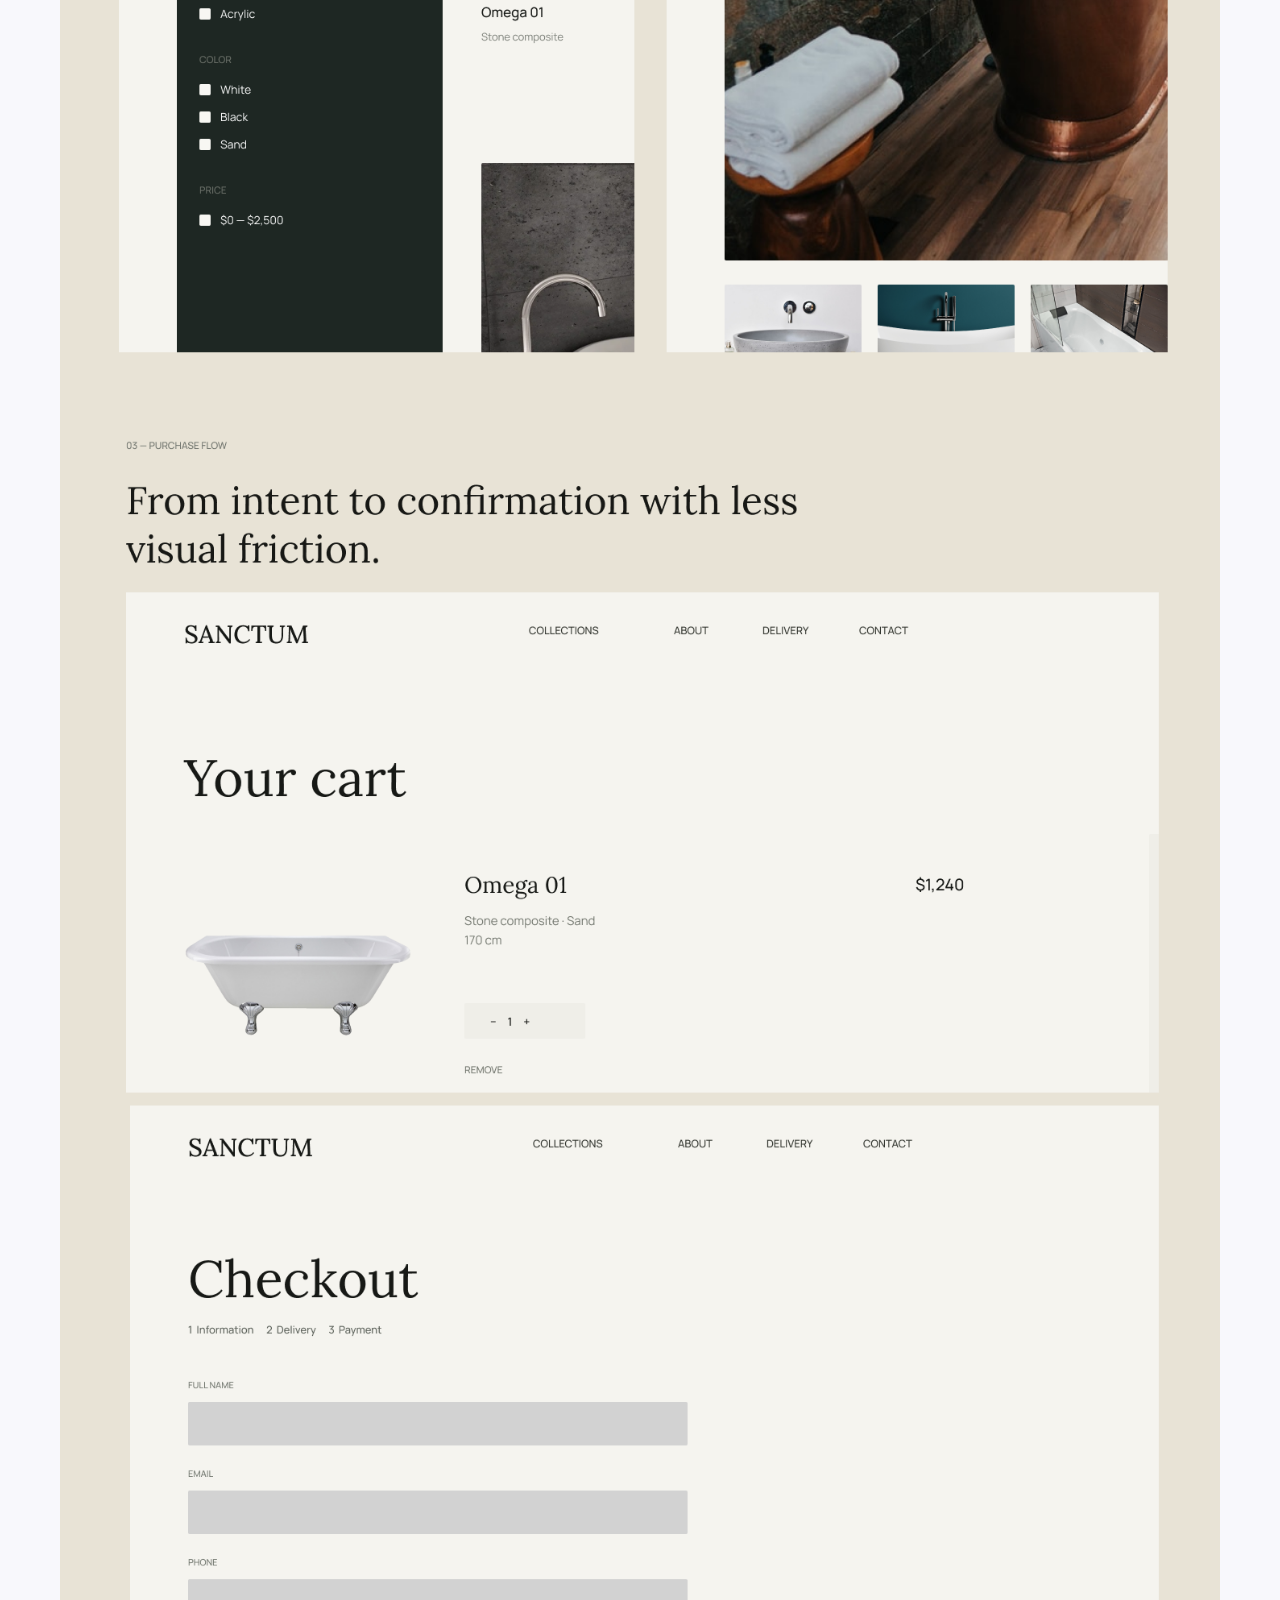
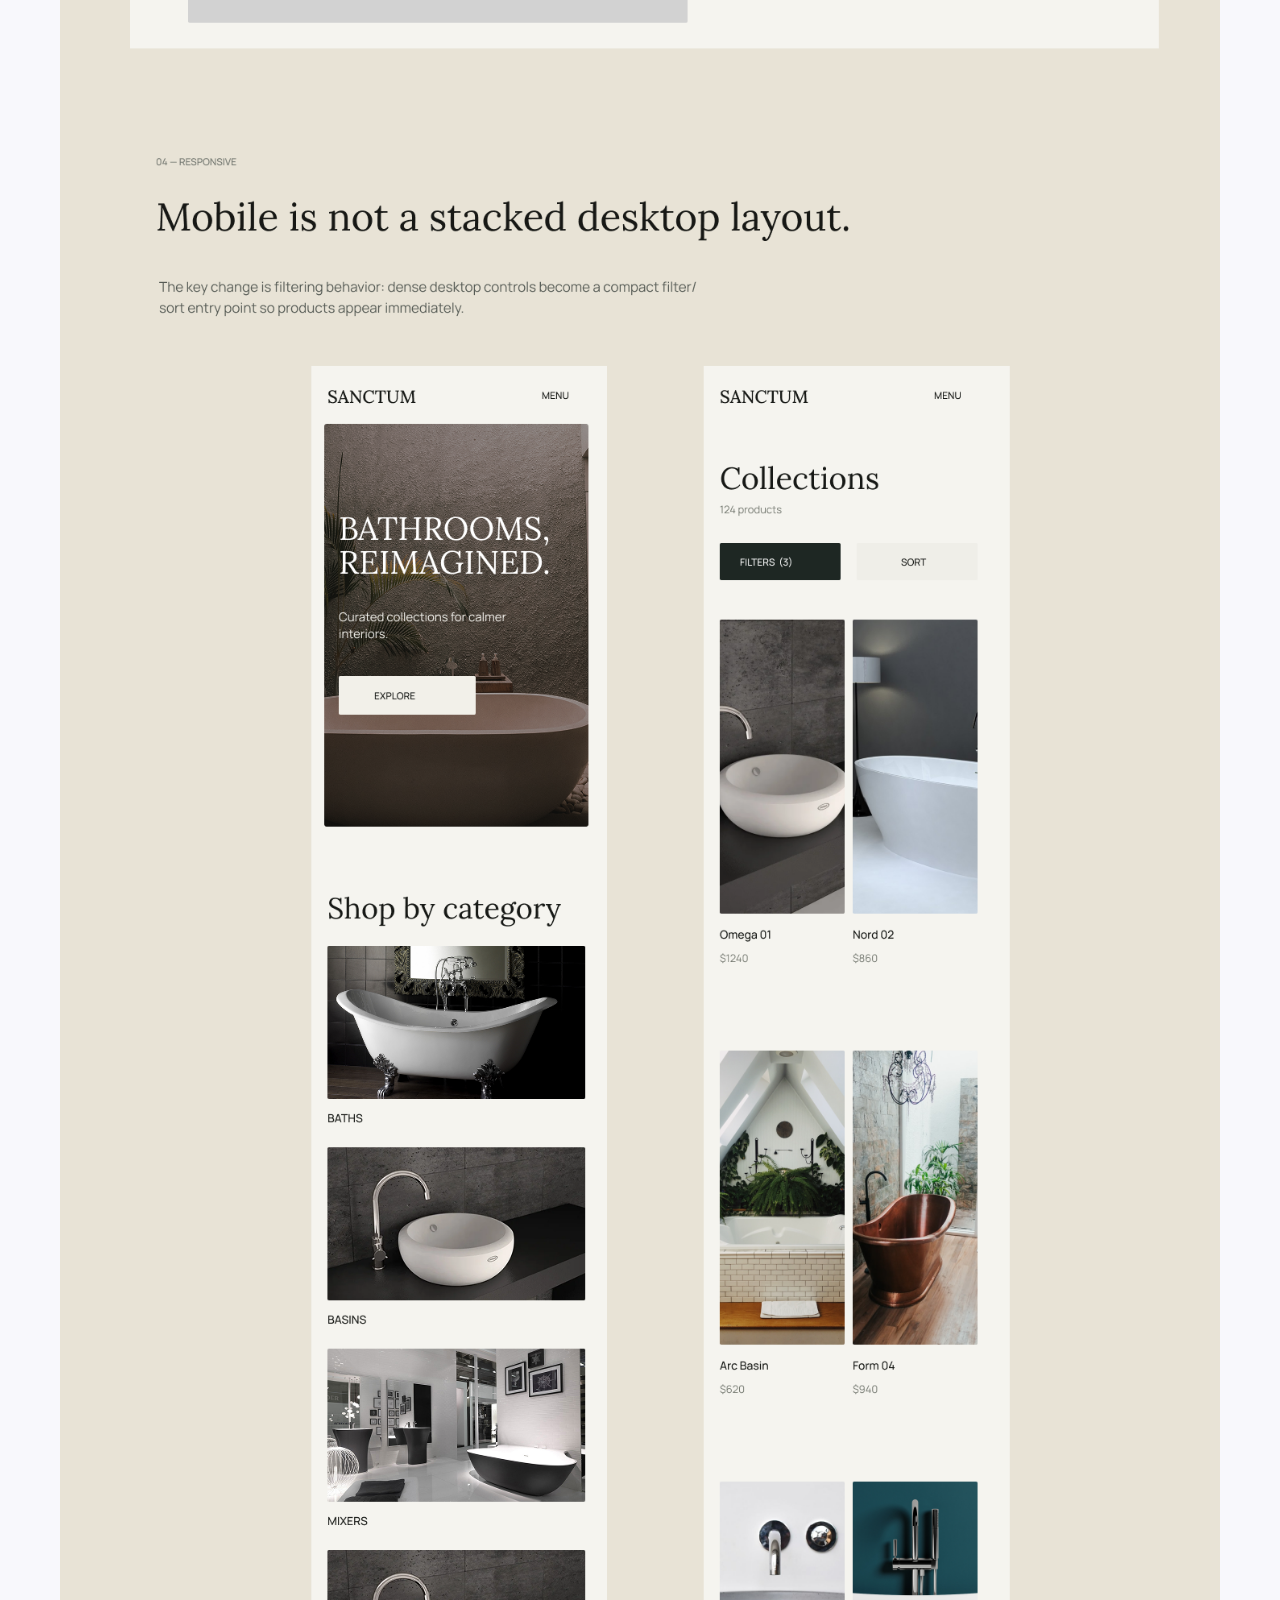
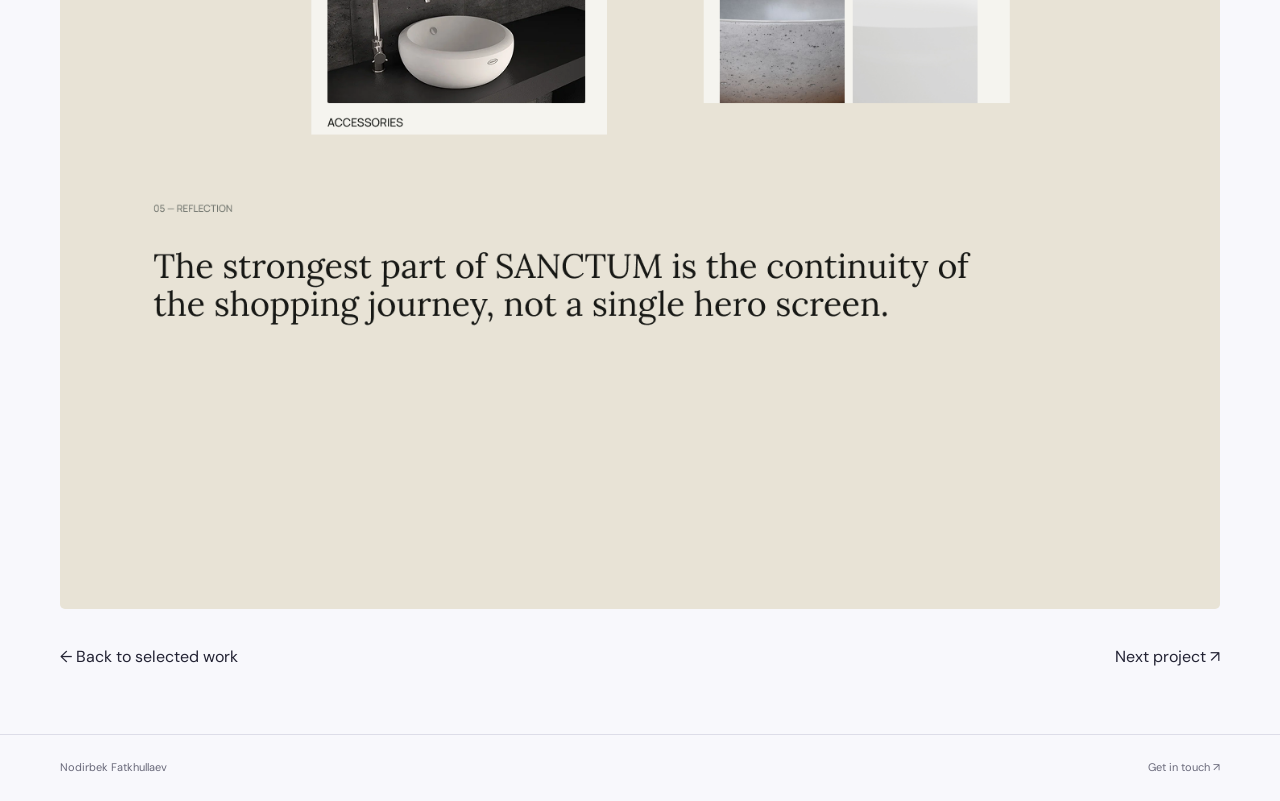
<file: sanctum.html>
<!doctype html><html lang="en"><head><meta charset="utf-8"><meta name="viewport" content="width=device-width,initial-scale=1"><title>SANCTUM — Nodirbek Fatkhullaev</title><meta name="description" content="A bathroom e-commerce experience, revisited and refined for a contemporary portfolio presentation."><link rel="icon" href="favicon.svg"><link rel="stylesheet" href="style.css"><script src="i18n.js" defer></script></head><body><header class="header"><a class="wordmark" href="index.html" aria-label="Nodirbek Fatkhullaev home">nf<span>↗</span></a><a href="index.html#work">← All projects</a></header><main class="wrap"><div class="case-header"><p class="eyebrow">Commercial e-commerce · UX/UI · Responsive web</p><h1>SANCTUM</h1><p>A bathroom e-commerce experience, revisited and refined for a contemporary portfolio presentation.</p></div><img class="case-art" src="assets/sanctum.png" alt="SANCTUM full case study"><div class="case-bottom"><a href="index.html#work">← Back to selected work</a><a href="lux-travel.html">Next project ↗</a></div></main><footer class="footer wrap"><span>Nodirbek Fatkhullaev</span><a href="mailto:nfathullaev10@gmail.com">Get in touch ↗</a></footer></body></html>
</file>
<file: style.css>
@import url('https://fonts.googleapis.com/css2?family=DM+Sans:wght@400;450;500;550;600;650;700&family=Manrope:wght@400;500;600;650;700;750;800&display=swap');
:root{--bg:#f8f8fc;--ink:#232334;--muted:#686879;--line:#dddde8;--green:#6050bf}*{box-sizing:border-box}html{scroll-behavior:smooth;scroll-padding-top:95px}body{margin:0;background:var(--bg);color:var(--ink);font-family:'DM Sans',Arial,sans-serif;font-size:16px;line-height:1.6}a{color:inherit;text-decoration:none}button{font:inherit;cursor:pointer}a,button{-webkit-tap-highlight-color:transparent}a:focus-visible,button:focus-visible{outline:3px solid var(--green);outline-offset:6px}.wrap{max-width:1320px;margin:auto;padding-left:60px;padding-right:60px}.header{height:100px;max-width:1440px;margin:auto;padding:0 60px;display:flex;align-items:center;justify-content:space-between;border-bottom:1px solid var(--line)}.wordmark{font-family:Manrope,sans-serif;font-size:36px;font-weight:800;letter-spacing:-4px;line-height:1}.wordmark span{font-size:22px;letter-spacing:0;margin-left:6px;color:var(--green)}nav{display:flex;gap:36px;font-size:14px}nav a:hover,.text-button:hover{color:var(--green)}.header-contact{font-size:14px;border:1px solid var(--line);padding:9px 18px;border-radius:30px}.header-contact span{margin-left:24px}.hero{padding-top:52px}.eyebrow,.section-label{font-size:11px;letter-spacing:1.7px;font-weight:600}.eyebrow{display:flex;align-items:center;gap:10px}.dot{width:7px;height:7px;display:inline-block;border-radius:50%;background:var(--green)}.hero-index{margin-left:auto;color:var(--muted)}.intro{margin-top:54px;margin-bottom:18px;font-size:19px}h1,h2,h3,p{margin-top:0}h1,h2,h3{font-family:Manrope,Arial,sans-serif}h1{font-size:clamp(48px,6.4vw,88px);font-weight:500;line-height:1.08;letter-spacing:-5px;margin-bottom:34px}h1>span:not(.period){color:#85839d}.period{color:var(--green)}.hero-bottom{display:flex;justify-content:space-between;gap:32px;align-items:flex-end}.hero-bottom p{color:var(--muted);margin:0;font-size:17px}.actions{display:flex;gap:26px;align-items:center}.button{background:var(--ink);color:white;padding:15px 23px;border-radius:5px;display:inline-flex;gap:40px;font-size:14px}.button:hover{background:var(--green)}.text-button{padding:8px 0;border:0;background:transparent;font-size:14px;color:var(--ink);white-space:nowrap}.text-button span{margin-left:15px}.hero-strip{margin-top:58px;border-top:1px solid var(--line);border-bottom:1px solid var(--line);padding:22px 0;display:flex;justify-content:space-between;align-items:center;font-size:11px;letter-spacing:1.5px}.hero-strip i{font-style:normal;color:#9290a8}.section{display:grid;grid-template-columns:1fr 3fr;gap:40px;padding-top:100px;padding-bottom:100px;border-bottom:1px solid var(--line)}.section-label{color:var(--muted);padding-top:10px}h2{font-size:clamp(32px,3.5vw,46px);line-height:1.18;font-weight:500;letter-spacing:-1.8px;margin-bottom:30px}.large-copy{font-size:23px;line-height:1.55;max-width:780px}.muted{color:var(--muted)}.about-copy{max-width:720px}.about-facts{display:grid;grid-template-columns:1fr 1fr;gap:30px;margin-top:42px;padding-top:30px;border-top:1px solid var(--line)}small{font-size:10px;letter-spacing:1.6px;color:var(--muted)}.about-facts h3{font-size:18px;margin:12px 0 5px;font-weight:600}.about-facts p{font-size:14px;color:var(--muted);margin:0}.section-heading,.work-heading{display:flex;justify-content:space-between;gap:24px;align-items:end}.section-heading p,.work-heading p{color:var(--muted);font-size:14px}.expertise-list article{border-top:1px solid var(--line);padding:28px 0;display:grid;grid-template-columns:30px 1fr 35px;gap:18px}.skill-number{font-size:11px;color:var(--muted);padding-top:6px}.expertise-list h3{font-size:21px;letter-spacing:-.5px;font-weight:600;margin:0 0 8px}.expertise-list p{font-size:15px;color:var(--muted);max-width:630px;margin-bottom:0}.skill-symbol{color:var(--green);font-size:23px;text-align:right}.tags{display:flex;flex-wrap:wrap;gap:7px;margin-top:16px}.tags span{font-size:11px;border:1px solid var(--line);border-radius:4px;padding:4px 9px}.work-section{padding:85px 0 90px;background:#efeff7}.work-heading{margin-bottom:40px}.work-heading .section-label{margin-bottom:22px}.work-heading h2{margin:0}.projects{display:grid;grid-template-columns:1fr 1fr;gap:46px 30px}.project-image{position:relative;height:330px;border-radius:6px;overflow:hidden;background:#e3e2f0;padding:28px;display:flex;align-items:center;justify-content:center}.project-image img{width:100%;height:100%;object-fit:cover;object-position:top;transition:transform .35s ease;filter:drop-shadow(0 6px 8px #0001)}.lux{background:#e0e7f2}.maqsad{background:#e9e2f0}.client{background:#e1e0ef}.project:hover img{transform:scale(1.035)}.project-arrow{position:absolute;bottom:16px;right:16px;background:var(--bg);border-radius:50%;width:38px;height:38px;display:grid;place-items:center}.project-meta{display:flex;justify-content:space-between;align-items:center;margin-top:18px}.project-meta h3{font-size:23px;font-weight:600;letter-spacing:-.6px;margin:0}.project-meta span{font-size:11px;color:var(--muted)}.project>p{color:var(--muted);font-size:13px;margin:5px 0 0}.languages{padding-top:60px;padding-bottom:60px}.language-grid{display:grid;grid-template-columns:repeat(4,1fr);gap:20px}.language-grid h3{font-size:18px;font-weight:500;margin-bottom:5px}.language-grid span{font-size:13px;color:var(--muted)}.contact{padding-top:90px;padding-bottom:55px}.contact h2{font-size:clamp(38px,5.2vw,70px);letter-spacing:-3px;line-height:1.15;margin-top:28px;margin-bottom:36px}.contact h2>span{color:var(--green)}.contact-bottom{display:flex;align-items:center;justify-content:space-between;gap:20px}.email{font-size:clamp(18px,2.4vw,30px);border-bottom:1px solid var(--ink);padding-bottom:7px}.email span{margin-left:30px}.copy-status{font-size:13px;color:var(--green);min-height:22px;margin:12px 0 0}.footer{border-top:1px solid var(--line);display:flex;justify-content:space-between;gap:20px;padding-top:24px;padding-bottom:24px;font-size:11px;color:var(--muted)}.skip{position:absolute;left:20px;top:-70px;background:var(--ink);color:white;padding:10px;z-index:10}.skip:focus{top:10px}.case-header{margin-top:55px;margin-bottom:40px}.case-header h1{font-size:clamp(40px,6vw,76px);margin-top:25px}.case-header p{max-width:700px;color:var(--muted)}.case-art{display:block;width:100%;height:auto;border-radius:5px}.case-bottom{padding-top:35px;padding-bottom:65px;display:flex;justify-content:space-between;gap:20px}
@media(min-width:1600px){.hero{padding-top:65px}h1{font-size:96px}}@media(max-width:900px){.wrap{padding-left:32px;padding-right:32px}.header{padding:0 32px;height:85px}h1{letter-spacing:-3px}.hero-bottom{align-items:start;flex-direction:column}.section{grid-template-columns:1fr;gap:24px;padding-top:65px;padding-bottom:65px}.section-label{padding-top:0}.project-image{height:260px;padding:18px}.hero-strip{font-size:9px;letter-spacing:.7px}.contact h2{letter-spacing:-2px}}
@media(max-width:600px){.wrap{padding-left:22px;padding-right:22px}.header{padding:0 22px;height:76px}.wordmark{font-size:32px}nav{gap:16px;font-size:12px}.header-contact{display:none}.hero{padding-top:30px}.eyebrow{font-size:9px;letter-spacing:1px}.hero-index{font-size:8px}.intro{font-size:15px;margin-top:44px}h1{font-size:clamp(36px,9.5vw,57px);letter-spacing:-2.2px;line-height:1.13;margin-bottom:26px}.hero-bottom p{font-size:15px}.actions{gap:24px}.button{gap:22px;padding:13px 18px}.hero-strip{display:grid;grid-template-columns:1fr auto 1fr;gap:12px 8px;margin-top:36px;font-size:9px}.hero-strip i:nth-of-type(2){display:none}.hero-strip span:nth-last-child(1){grid-column:3}.hero-strip i:last-of-type{grid-column:2;grid-row:2}.hero-strip span:nth-of-type(3){grid-column:1;grid-row:2}.hero-strip span{text-align:center}.section{padding-top:52px;padding-bottom:52px}h2{letter-spacing:-1.3px;font-size:34px}.large-copy{font-size:20px}.about-copy{font-size:15px}.about-facts{gap:18px}.about-facts h3{font-size:16px}.about-facts p{font-size:12px}.section-heading{display:block}.section-heading p br{display:none}.expertise-list article{grid-template-columns:22px 1fr;gap:12px;padding:24px 0}.expertise-list h3{font-size:19px}.expertise-list p{font-size:14px}.skill-symbol{display:none}.work-section{padding:52px 0}.work-heading{display:block;margin-bottom:28px}.work-heading p{margin:18px 0 0}.projects{grid-template-columns:1fr;gap:32px}.project-image{height:280px;padding:22px}.project-meta h3{font-size:21px}.language-grid{grid-template-columns:1fr 1fr;gap:25px}.contact{padding-top:55px;padding-bottom:28px}.contact h2{font-size:40px}.contact-bottom{align-items:start;flex-direction:column;gap:12px}.email{font-size:18px}.email span{margin-left:12px}.footer{font-size:10px;flex-wrap:wrap;gap:12px}.footer>span:nth-child(2){display:none}.case-header{margin-top:30px}.case-header h1{letter-spacing:-2px}.case-bottom{font-size:13px}}
@media(prefers-reduced-motion:reduce){html{scroll-behavior:auto}*{transition:none!important}}@media print{body{background:white;font-size:11px}.header,nav,.actions,.hero-strip,.project-image,.copy-status,.footer,.skip,#copy-email,.case-bottom{display:none!important}.wrap{padding:0;max-width:none}.hero{padding:0}h1{font-size:35px;letter-spacing:-1px}h1 br{display:none}h2{font-size:23px}h3{font-size:15px!important}.intro{margin:10px 0}.eyebrow{margin-bottom:12px}.section{padding:22px 0;grid-template-columns:120px 1fr;gap:20px}.section-heading{display:block}.large-copy{font-size:14px}.expertise-list article{padding:10px 0;break-inside:avoid}.expertise-list p,.about-copy{font-size:11px}.tags{margin-top:5px}.work-section{padding:22px 0;background:white}.work-heading{margin-bottom:15px}.projects{gap:14px 24px}.project-meta{margin-top:0}.project>p{font-size:11px}.languages{padding:20px 0}.contact{padding:20px 0}.contact h2{font-size:25px;margin:10px 0}.email{font-size:16px}.about-facts{margin-top:15px;padding-top:15px}a[href^="mailto:"]{text-decoration:none}}
.language-switch{display:flex;align-items:center;gap:2px;border:1px solid var(--line);border-radius:30px;padding:3px;flex-shrink:0}.language-switch button{border:0;border-radius:25px;background:transparent;color:var(--muted);padding:6px 9px;font-size:11px;line-height:1.4}.language-switch button[aria-pressed="true"]{background:var(--ink);color:white}.header{gap:20px}.header nav{margin-left:auto}.header-contact{white-space:nowrap}html[lang="ru"] h1{font-size:clamp(42px,5.5vw,80px)}@media(max-width:600px){.header{flex-wrap:wrap;height:auto;min-height:76px;padding-top:16px;padding-bottom:14px;gap:14px}.header nav{order:3;flex-basis:100%;justify-content:space-between;margin:0}.language-switch{margin-left:auto}.header .wordmark{margin-right:auto}html[lang="ru"] h1{font-size:clamp(34px,8.5vw,51px)}.hero-strip{letter-spacing:.3px}}@media print{.language-switch{display:none}}

/* Theme colors and accessible theme control */
:root{color-scheme:light;--action-bg:#232334;--action-ink:#fff}
:root[data-theme="dark"]{color-scheme:dark;--bg:#15141d;--ink:#eceaf5;--muted:#b0acbf;--line:#373341;--green:#b5a5f3;--action-bg:#c8baf5;--action-ink:#211932}
:root[data-theme="dark"] h1>span:not(.period){color:#aaa0c4}
:root[data-theme="dark"] .work-section{background:#1d1a29}
:root[data-theme="dark"] .project-image{background:#302a40}
:root[data-theme="dark"] .project-image.lux{background:#252e42}
:root[data-theme="dark"] .project-image.maqsad{background:#352a3f}
:root[data-theme="dark"] .project-image.client{background:#302c42}
.button{background:var(--action-bg);color:var(--action-ink)}
.button:hover{background:var(--green);color:var(--bg)}
.language-switch button[aria-pressed="true"]{background:var(--action-bg);color:var(--action-ink)}
.theme-toggle{display:grid;place-items:center;width:38px;height:38px;flex-shrink:0;border:1px solid var(--line);border-radius:50%;background:transparent;color:var(--ink);padding:9px}
.theme-toggle:hover{border-color:var(--green);color:var(--green)}
.theme-toggle svg{width:18px;height:18px}
@media(max-width:600px){.header{column-gap:10px}.header .language-switch{margin-left:auto}.header .wordmark{margin-right:0}}
@media print{:root[data-theme]{color-scheme:light;--bg:#fff;--ink:#232334;--muted:#686879;--line:#dddde8;--green:#6050bf}.theme-toggle{display:none!important}:root[data-theme="dark"] .work-section{background:white}:root[data-theme="dark"] h1>span:not(.period){color:#686879}}
</file>
